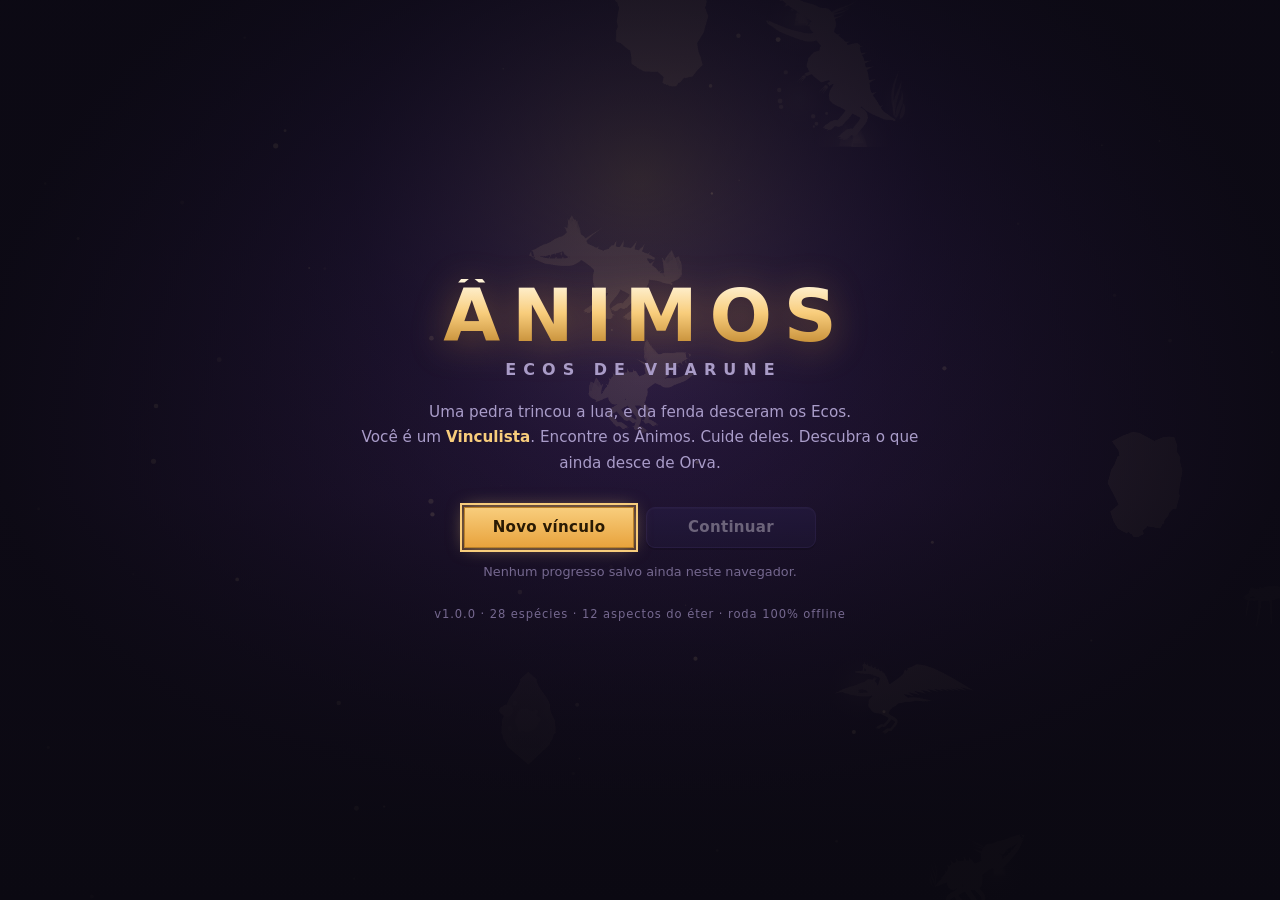
<file: index.html>
<!DOCTYPE html>
<html lang="pt-BR">
<head>
<meta charset="utf-8">
<meta name="viewport" content="width=device-width, initial-scale=1, maximum-scale=1, user-scalable=no, viewport-fit=cover">
<meta name="theme-color" content="#0d0b16">
<meta name="description" content="Ânimos — Ecos de Vharune: um RPG de captura de criaturas que roda direto no navegador.">
<title>ÂNIMOS — Ecos de Vharune</title>
<link rel="stylesheet" href="css/estilo.css">
<link rel="icon" href="data:image/svg+xml,<svg xmlns='http://www.w3.org/2000/svg' viewBox='0 0 32 32'><polygon points='16,3 27,9.5 27,22.5 16,29 5,22.5 5,9.5' fill='%23e8a33d' stroke='%231c1730' stroke-width='2.4' stroke-linejoin='round'/><path d='M16 9.5v13M12.6 13.2a4.2 4.2 0 0 1 6.8 0M12.6 18.8a4.2 4.2 0 0 0 6.8 0' stroke='%231c1730' stroke-width='2' fill='none' stroke-linecap='round'/></svg>">
</head>
<body>

<div id="app">

  <!-- ============================ TÍTULO ============================ -->
  <section id="tela-titulo" class="tela ativa">
    <div class="titulo-fundo"><canvas id="canvas-titulo"></canvas></div>
    <div class="titulo-conteudo">
      <h1 class="logo">
        <span class="logo-marca">ÂNIMOS</span>
        <span class="logo-sub">Ecos de Vharune</span>
      </h1>
      <p class="titulo-lead">
        Uma pedra trincou a lua, e da fenda desceram os Ecos.<br>
        Você é um <strong>Vinculista</strong>. Encontre os Ânimos. Cuide deles. Descubra o que ainda desce de Orva.
      </p>
      <div class="titulo-botoes">
        <button class="btn btn-primario" id="btn-novo">Novo vínculo</button>
        <button class="btn" id="btn-continuar" disabled>Continuar</button>
      </div>
      <p class="titulo-nota" id="nota-save"></p>
      <p class="titulo-credito">v<span id="versao"></span> · 28 espécies · 12 aspectos do éter · roda 100% offline</p>
    </div>
  </section>

  <!-- ============================ INTRODUÇÃO ======================== -->
  <section id="tela-intro" class="tela">
    <div class="intro-caixa">
      <div class="intro-selo" id="intro-selo"></div>
      <p class="intro-texto" id="intro-texto"></p>
      <div class="intro-acoes">
        <button class="btn btn-fantasma" id="btn-pular">Pular</button>
        <button class="btn btn-primario" id="btn-intro-seguir">Continuar</button>
      </div>
    </div>
  </section>

  <!-- ============================ ESCOLHA =========================== -->
  <section id="tela-escolha" class="tela">
    <div class="escolha-cabeca">
      <h2>Três Ânimos aguardam no ateliê</h2>
      <p>“Não escolha o mais forte. Escolha aquele que você vai querer alimentar todo dia.” — Mestra Oriel</p>
    </div>
    <div class="escolha-grade" id="escolha-grade"></div>
    <div class="escolha-rodape">
      <label class="campo">
        <span>Seu nome de vinculista</span>
        <input type="text" id="campo-nome" maxlength="14" placeholder="Vinculista" autocomplete="off">
      </label>
      <button class="btn btn-primario" id="btn-comecar" disabled>Firmar o vínculo</button>
    </div>
  </section>

  <!-- ============================== JOGO ============================ -->
  <section id="tela-jogo" class="tela">
    <header id="hud">
      <div class="hud-esq">
        <span class="hud-local" id="hud-local">—</span>
        <span class="hud-coord" id="hud-coord"></span>
      </div>
      <div class="hud-dir">
        <span class="hud-moeda" title="Ambras"><i class="moeda"></i><b id="hud-ambras">0</b></span>
        <button class="btn-icone" id="btn-mapa" title="Mapa de Vharune (T)">🗺</button>
        <button class="btn-icone" id="btn-menu" title="Menu (M)">☰</button>
      </div>
    </header>

    <div id="palco">
      <canvas id="canvas-mapa"></canvas>
      <div id="fila-equipe" class="fila-equipe"></div>
    </div>

    <div id="controles">
      <div class="dpad" id="dpad">
        <button class="dp dp-cima" data-dir="cima" aria-label="Cima"></button>
        <button class="dp dp-esq" data-dir="esquerda" aria-label="Esquerda"></button>
        <button class="dp dp-dir" data-dir="direita" aria-label="Direita"></button>
        <button class="dp dp-baixo" data-dir="baixo" aria-label="Baixo"></button>
        <span class="dp-centro"></span>
      </div>
      <div class="acoes">
        <button class="botao-a" id="btn-acao">A</button>
        <button class="botao-b" id="btn-b">MENU</button>
      </div>
    </div>
  </section>

  <!-- ============================ DIÁLOGO =========================== -->
  <div id="caixa-dialogo" class="oculto">
    <div class="dialogo-painel">
      <div class="dialogo-quem" id="dialogo-quem"></div>
      <p class="dialogo-texto" id="dialogo-texto"></p>
      <div class="dialogo-seta">▼</div>
    </div>
  </div>

  <!-- ============================= PAINEL =========================== -->
  <div id="painel" class="oculto">
    <div class="painel-caixa">
      <header class="painel-topo">
        <h2 id="painel-titulo">—</h2>
        <button class="btn-icone" id="painel-fechar" aria-label="Fechar">✕</button>
      </header>
      <div class="painel-abas" id="painel-abas"></div>
      <div class="painel-corpo" id="painel-corpo"></div>
      <footer class="painel-rodape" id="painel-rodape"></footer>
    </div>
  </div>

  <!-- ============================ BATALHA =========================== -->
  <div id="batalha" class="oculto">
    <div class="bt-cena" id="bt-cena">
      <canvas id="canvas-batalha"></canvas>

      <div class="bt-placa bt-inimigo" id="bt-placa-inimigo">
        <div class="bt-linha1">
          <span class="bt-nome" id="bti-nome">—</span>
          <span class="bt-nivel" id="bti-nivel">Nv 1</span>
        </div>
        <div class="barra"><i id="bti-barra"></i></div>
        <div class="bt-tags" id="bti-tags"></div>
      </div>

      <div class="bt-placa bt-aliado" id="bt-placa-aliado">
        <div class="bt-linha1">
          <span class="bt-nome" id="bta-nome">—</span>
          <span class="bt-nivel" id="bta-nivel">Nv 1</span>
        </div>
        <div class="barra"><i id="bta-barra"></i></div>
        <div class="bt-hpnum"><span id="bta-hp">0/0</span></div>
        <div class="barra barra-xp"><i id="bta-xp"></i></div>
        <div class="bt-tags" id="bta-tags"></div>
      </div>
    </div>

    <div class="bt-base">
      <div class="bt-log" id="bt-log">…</div>
      <div class="bt-menu" id="bt-menu"></div>
    </div>
  </div>

  <!-- ============================ AVISOS ============================ -->
  <div id="toasts"></div>
  <div id="carregando" class="oculto"><div class="giro"></div></div>
</div>

<!-- ================================ SCRIPTS ============================= -->
<script src="js/core.js"></script>
<script src="js/data/tipos.js"></script>
<script src="js/data/tecnicas.js"></script>
<script src="js/data/especies.js"></script>
<script src="js/data/itens.js"></script>
<script src="js/data/mundo.js"></script>
<script src="js/arte/luz.js"></script>
<script src="js/arte/malha3d.js"></script>
<script src="js/arte/render3d.js"></script>
<script src="js/arte/anatomia3d.js"></script>
<script src="js/arte/especies3d.js"></script>
<script src="js/arte/criaturas.js"></script>
<script src="js/arte/mapa.js"></script>
<script src="js/arte/personagens.js"></script>
<script src="js/motor/criatura.js"></script>
<script src="js/motor/batalha.js"></script>
<script src="js/motor/estado.js"></script>
<script src="js/jogo/mundo.js"></script>
<script src="js/ui/navegacao.js"></script>
<script src="js/ui/nucleo.js"></script>
<script src="js/ui/telas.js"></script>
<script src="js/ui/batalha.js"></script>
<script src="js/web3/carteira.js"></script>
<script src="js/jogo/principal.js"></script>
</body>
</html>
</file>
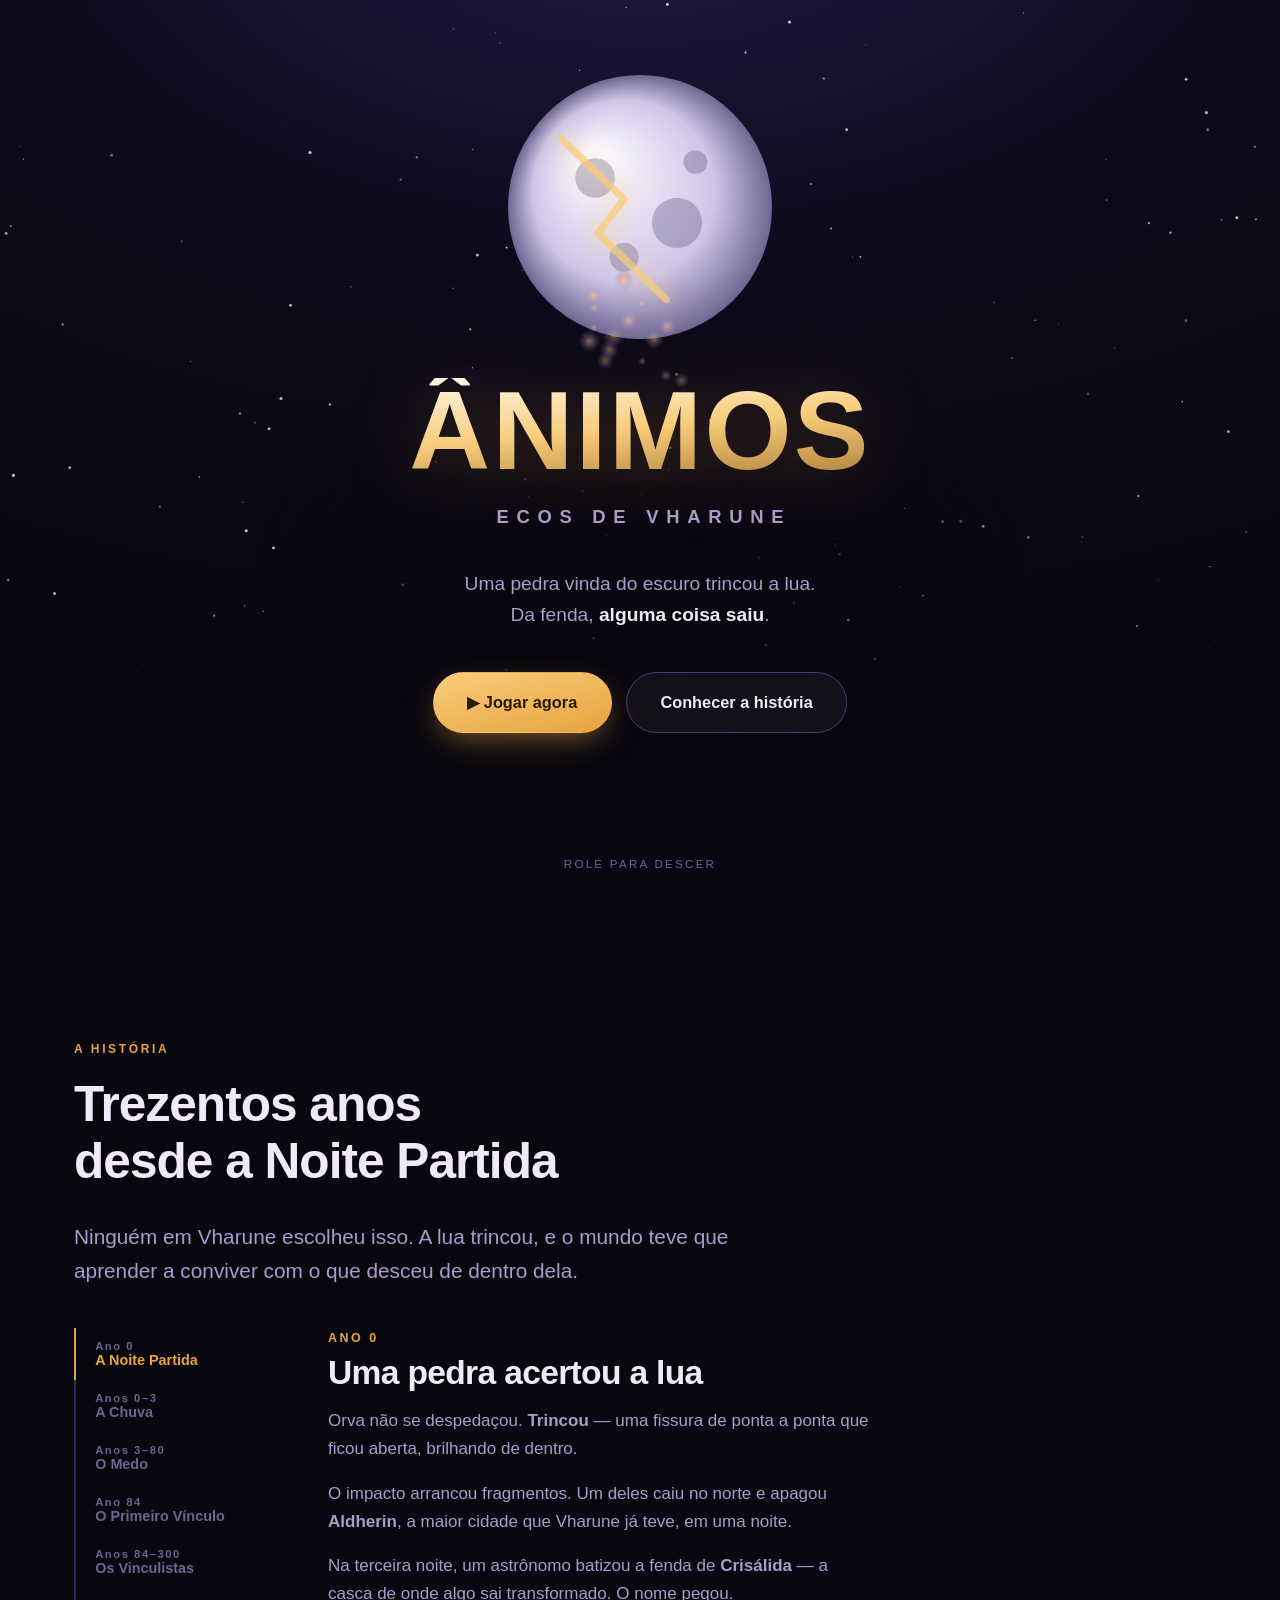
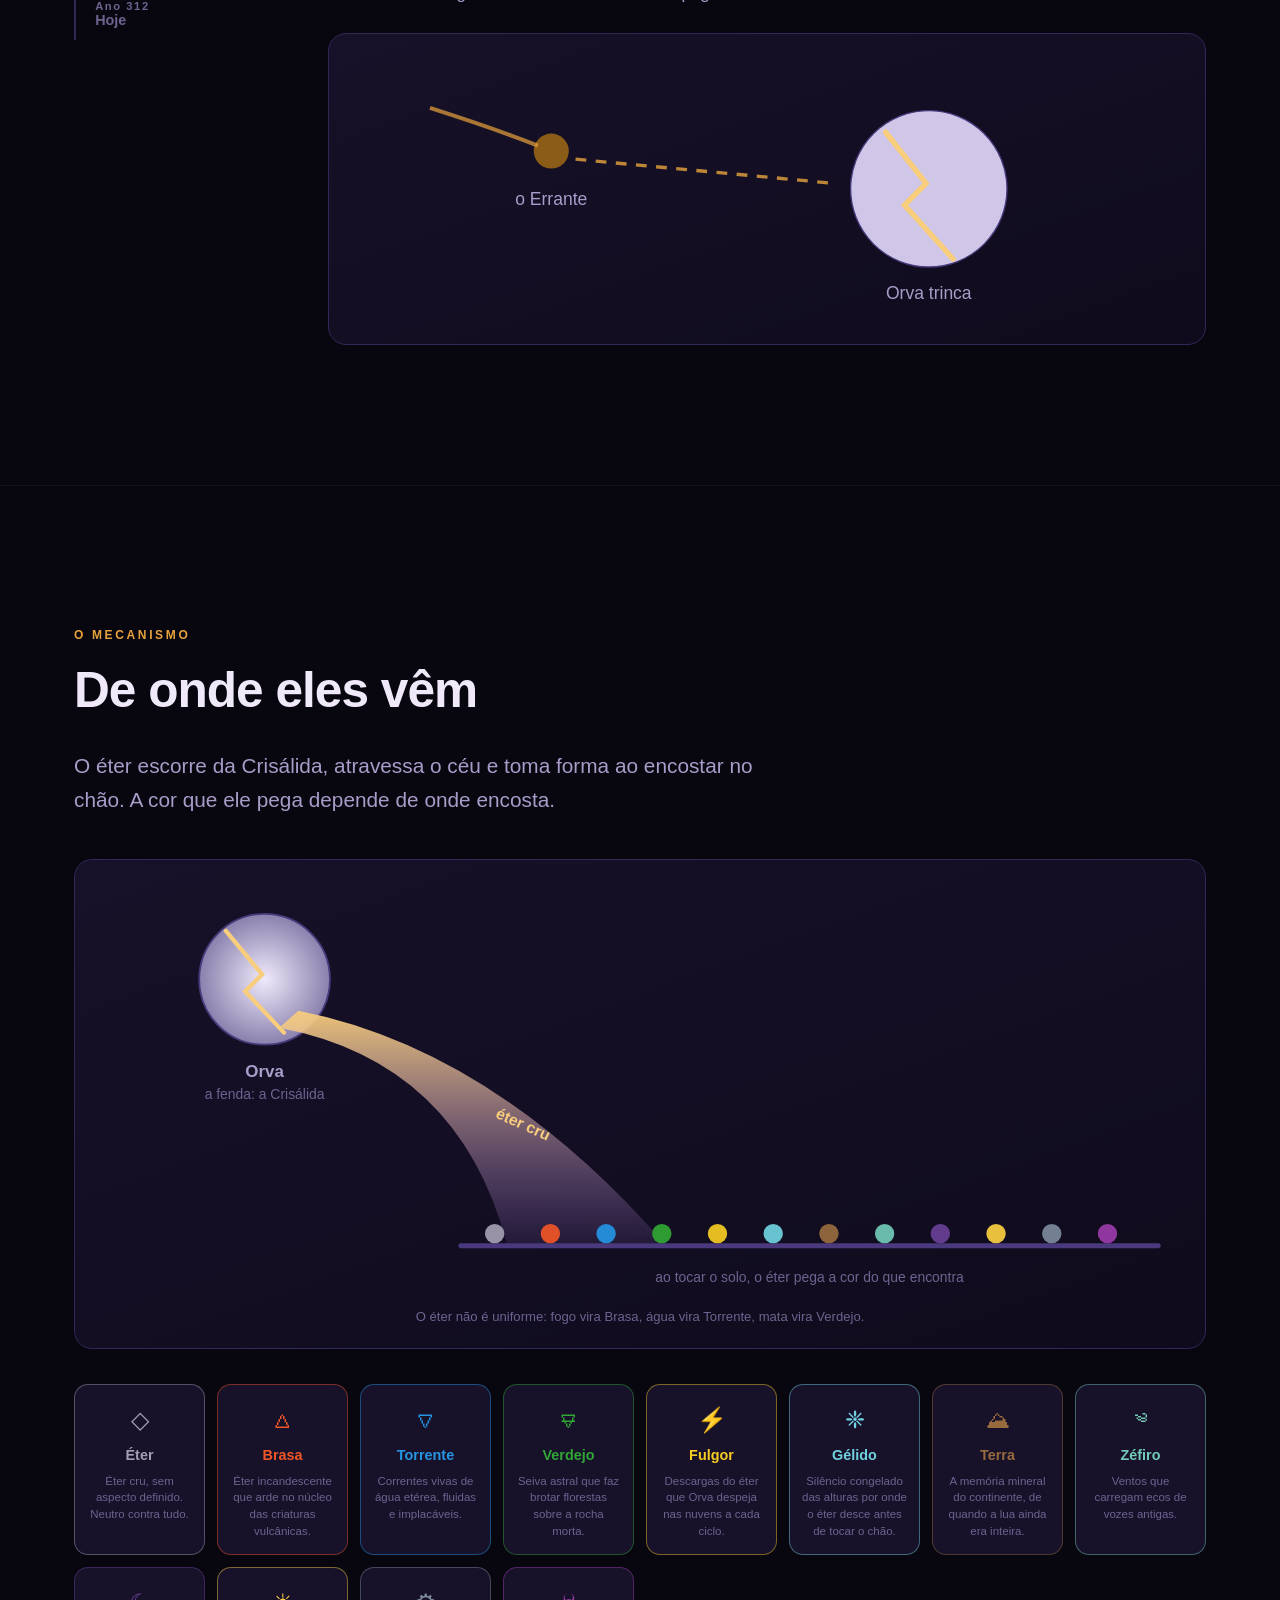
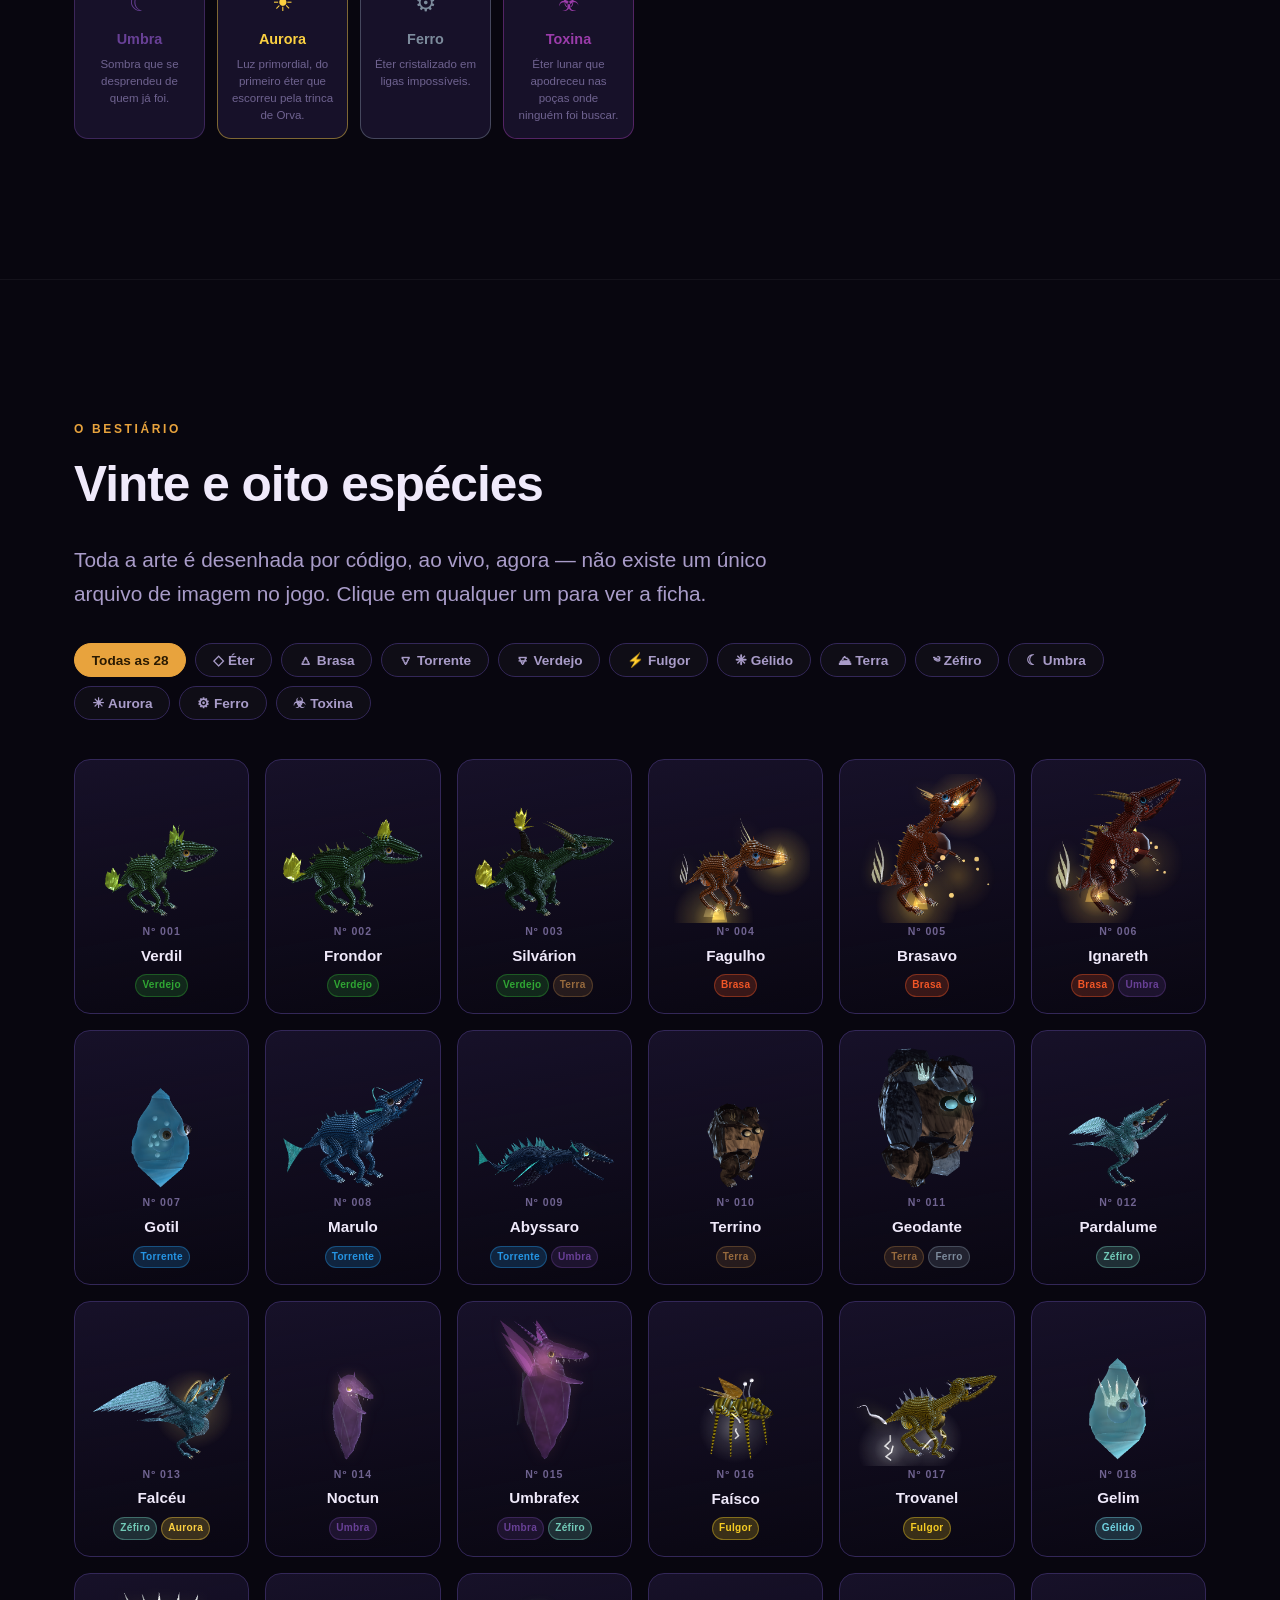
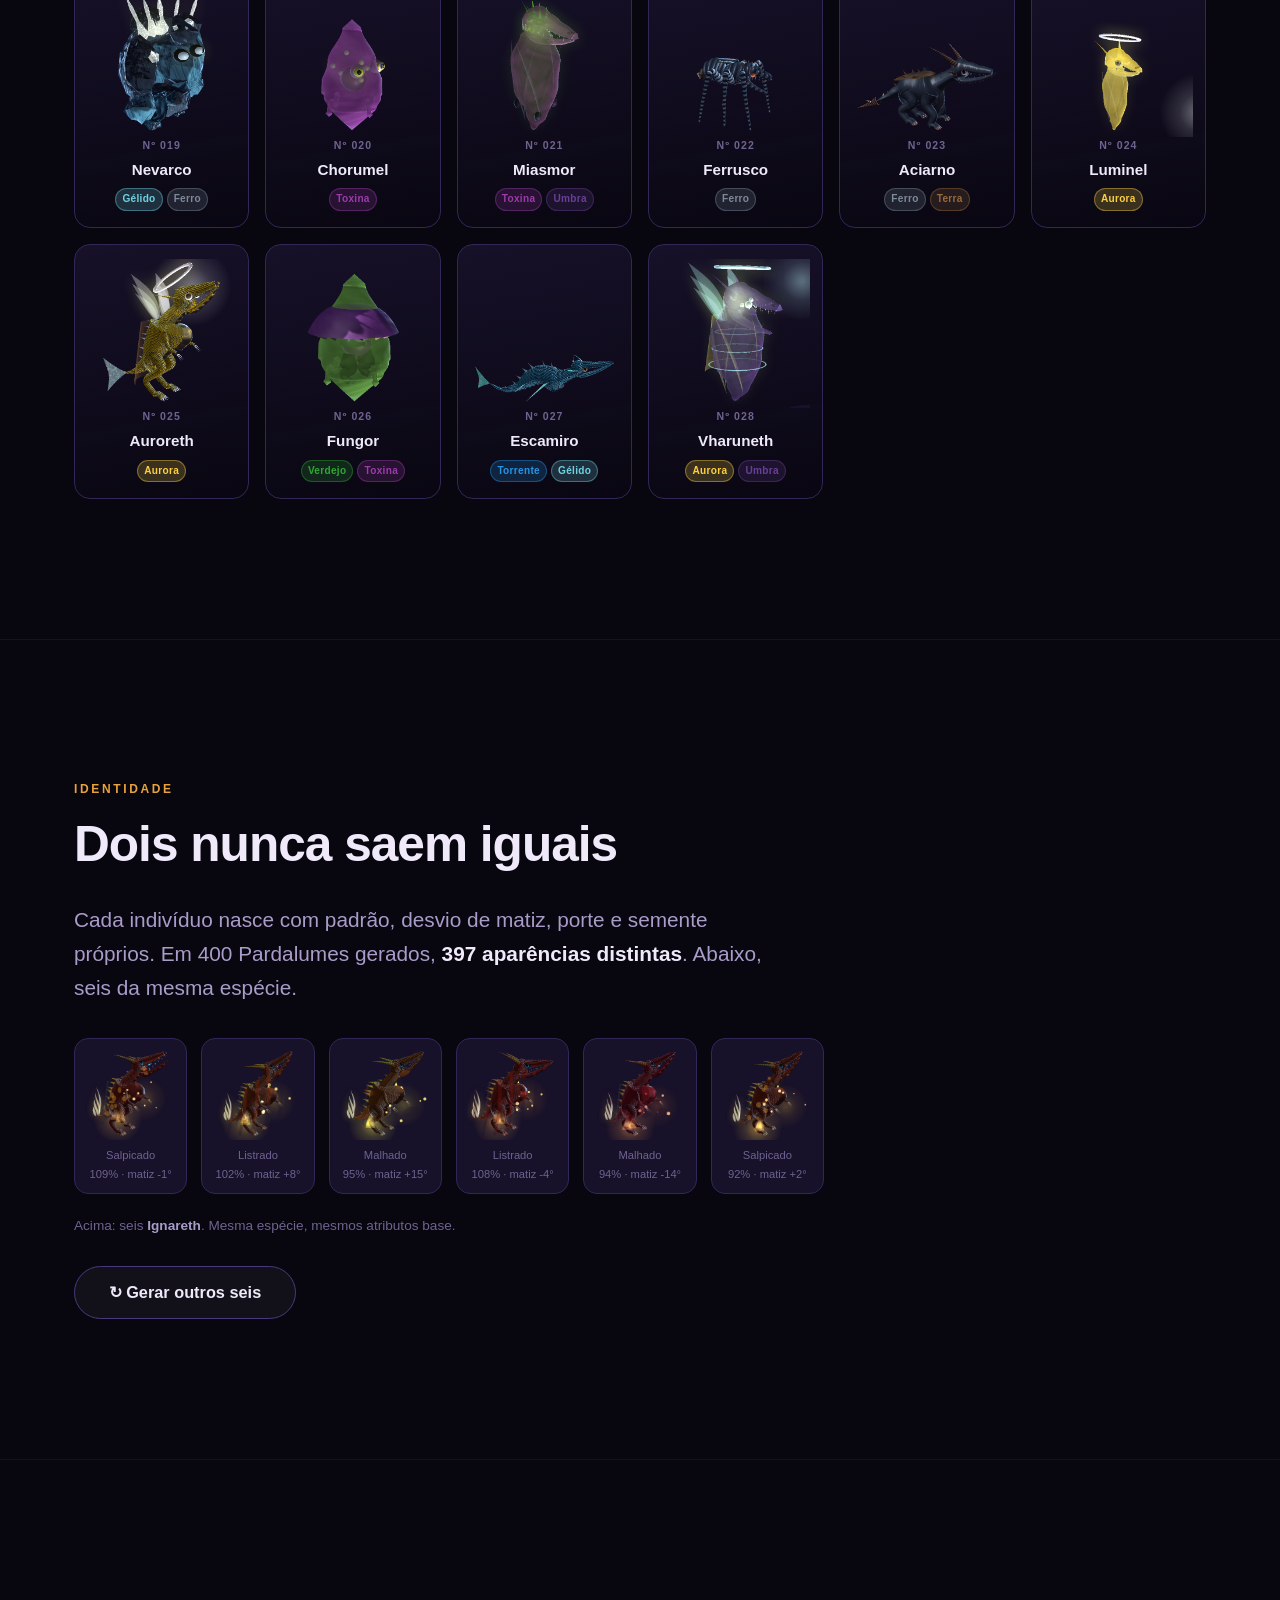
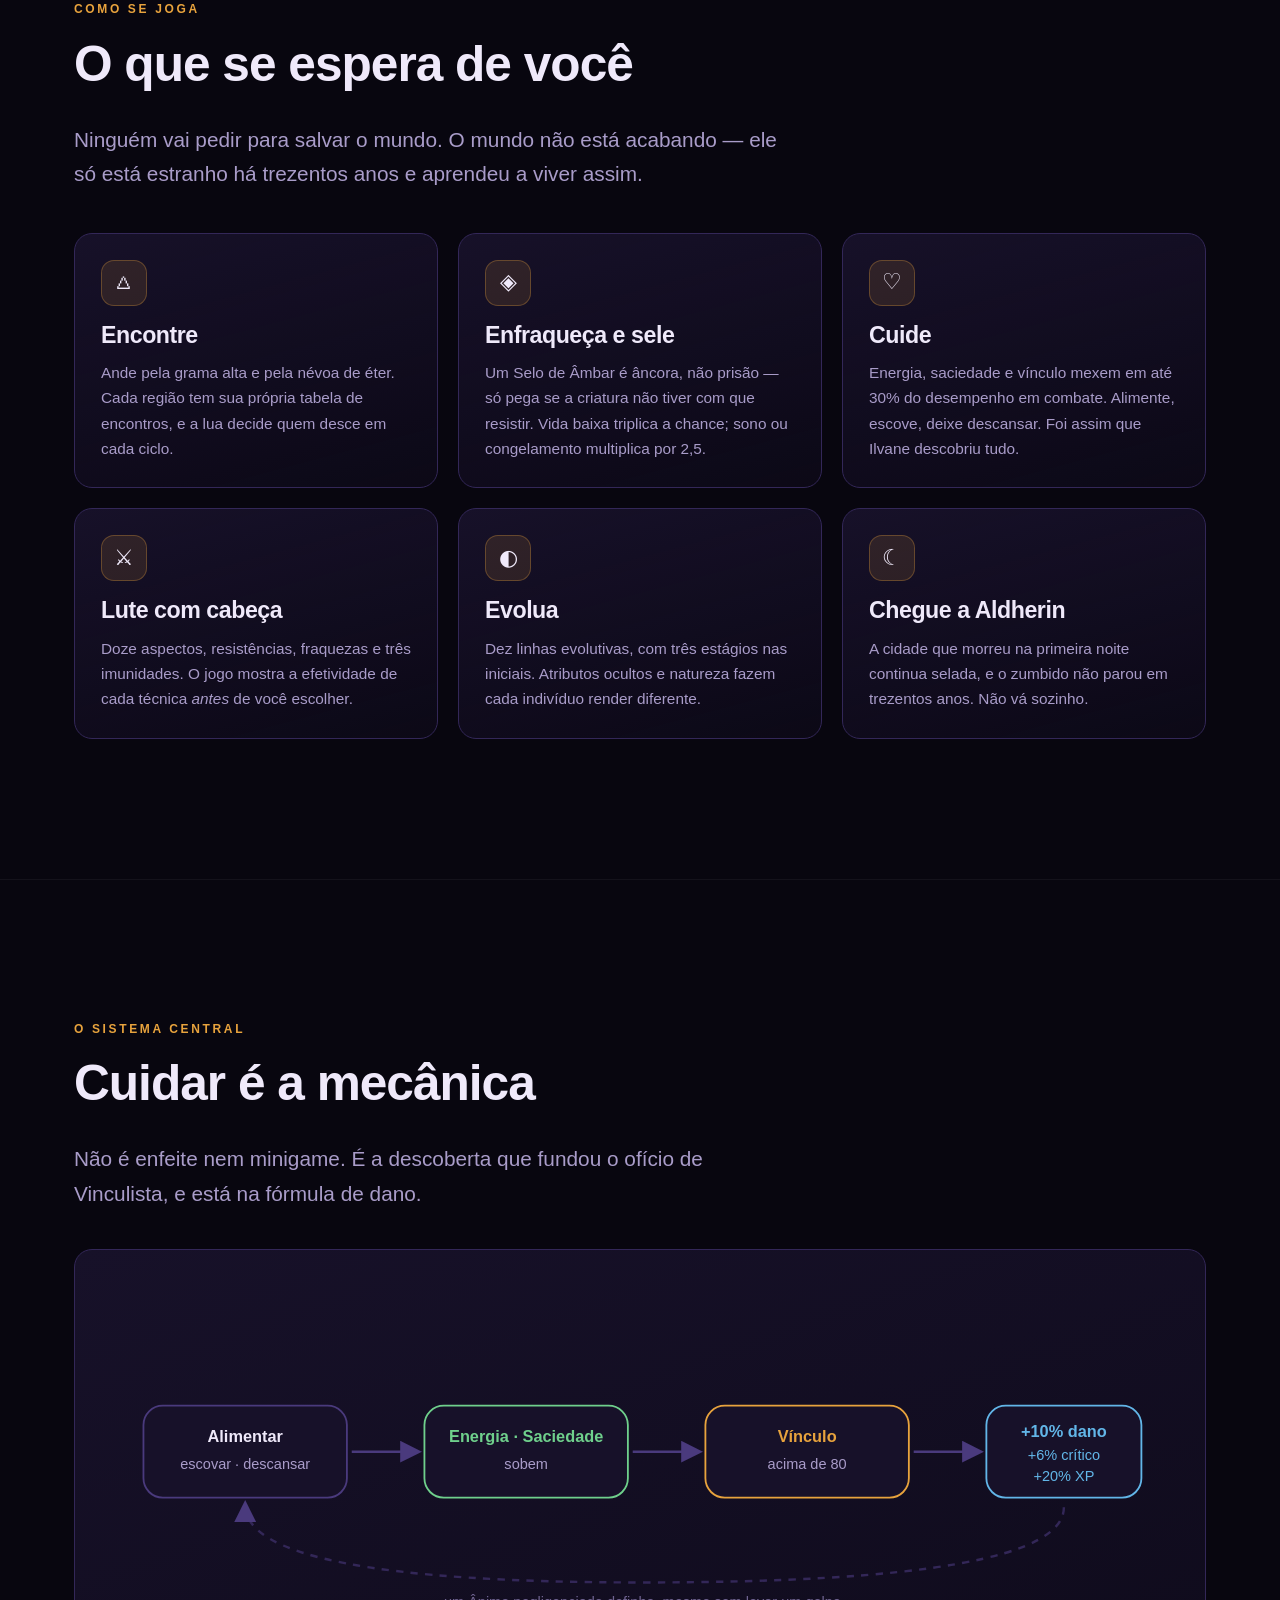
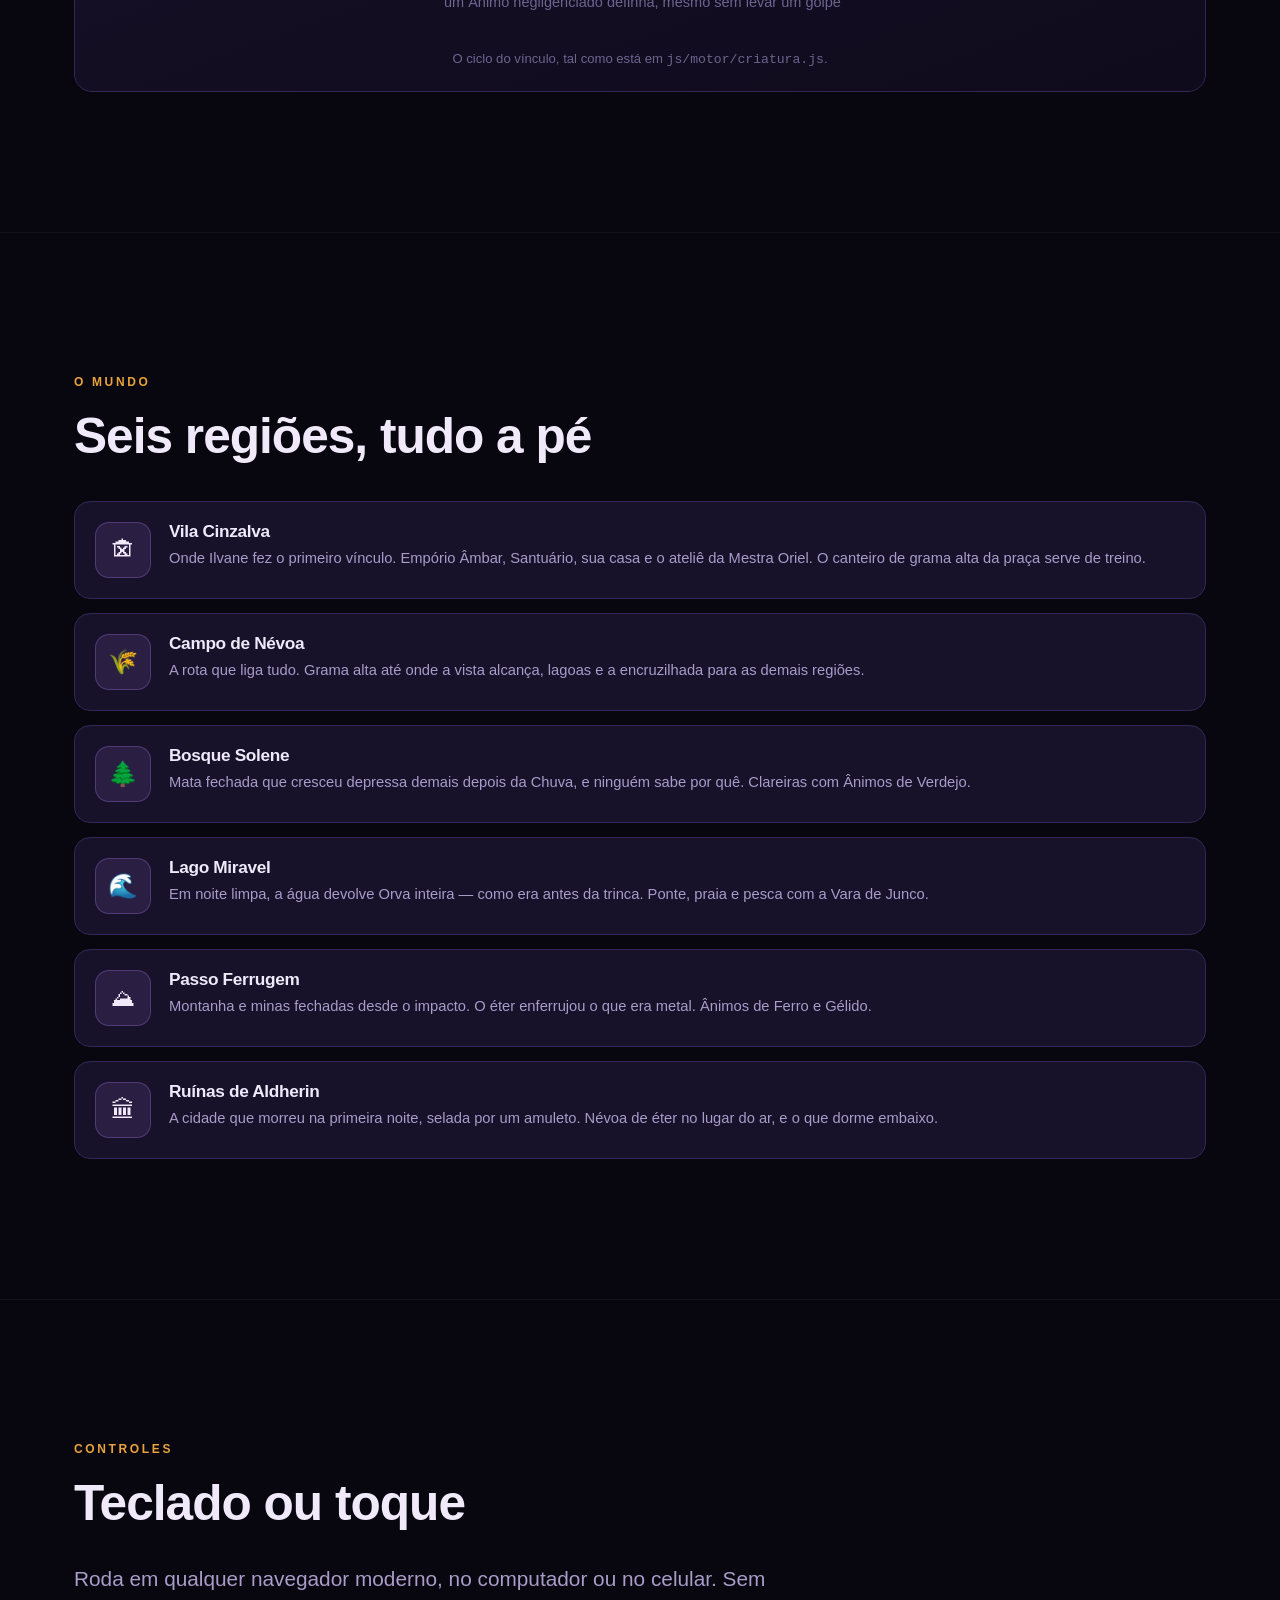
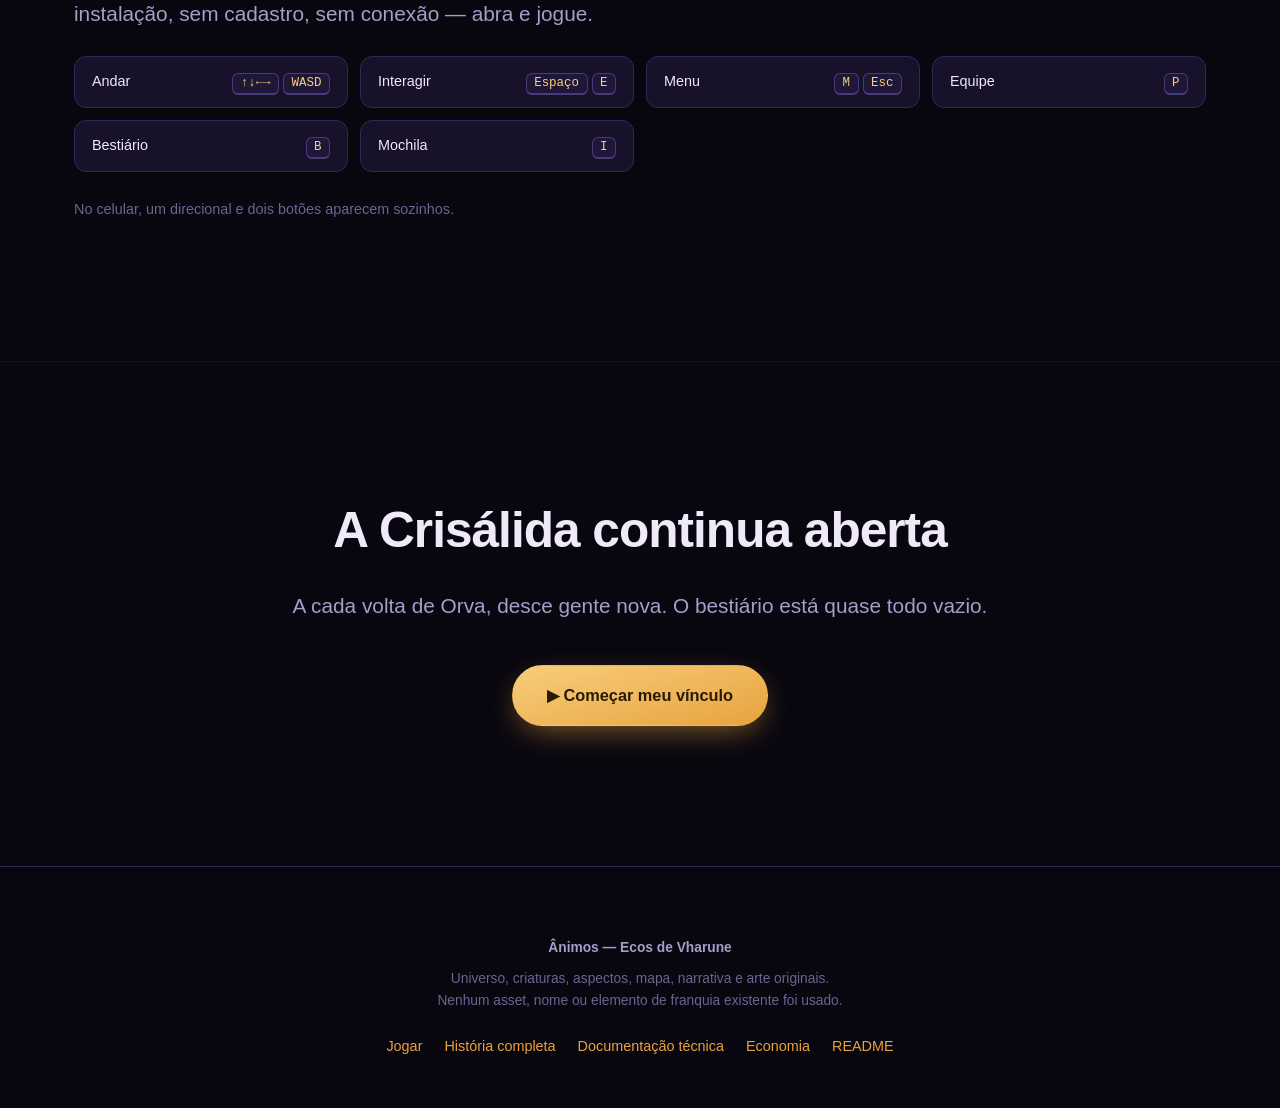
<file: landing.html>
<!DOCTYPE html>
<html lang="pt-BR">
<head>
<meta charset="utf-8">
<meta name="viewport" content="width=device-width, initial-scale=1, viewport-fit=cover">
<title>Ânimos — Ecos de Vharune</title>
<meta name="description" content="Uma pedra trincou a lua. De dentro da fenda desceram os Ecos. Trezentos anos depois, nós os chamamos de Ânimos. RPG de captura de criaturas que roda direto no navegador.">
<meta property="og:title" content="Ânimos — Ecos de Vharune">
<meta property="og:description" content="Uma pedra trincou a lua. De dentro da fenda desceram os Ecos.">
<link rel="icon" href="data:image/svg+xml,<svg xmlns='http://www.w3.org/2000/svg' viewBox='0 0 32 32'><text y='26' font-size='26'>🌙</text></svg>">
<style>
:root{
  --fundo:#08060f; --fundo2:#0f0b1c; --painel:#171129; --painel2:#1f1738;
  --borda:#332758; --borda2:#4a3a7d;
  --ambar:#e8a33d; --ambar2:#f8cd7c; --ambar-esc:#8a5c17;
  --verde:#6fd08c; --vermelho:#e2653a; --azul:#62b6e8; --roxo:#a077e0;
  --texto:#efe9fa; --texto2:#a99cc9; --texto3:#6f6390;
  --max:1180px;
}
*{box-sizing:border-box;margin:0;padding:0}
html{scroll-behavior:smooth}
body{
  background:var(--fundo); color:var(--texto);
  font-family:'Inter',-apple-system,BlinkMacSystemFont,'Segoe UI',Roboto,sans-serif;
  font-size:17px; line-height:1.65; overflow-x:hidden;
  -webkit-font-smoothing:antialiased;
}
img,canvas,svg{max-width:100%;display:block}
a{color:var(--ambar);text-decoration:none}
.env{max-width:var(--max);margin:0 auto;padding:0 24px}

/* ---------- tipografia ---------- */
h1,h2,h3{line-height:1.15;letter-spacing:-.02em;font-weight:800}
h2{font-size:clamp(2rem,4.5vw,3.1rem);margin-bottom:.6em}
h3{font-size:clamp(1.15rem,2vw,1.45rem);margin-bottom:.5em}
.olho{
  font-size:.75rem;letter-spacing:.22em;text-transform:uppercase;
  color:var(--ambar);font-weight:700;margin-bottom:1rem;display:block;
}
.lide{font-size:clamp(1.05rem,1.7vw,1.3rem);color:var(--texto2);max-width:62ch}
.sec{padding:clamp(72px,11vw,140px) 0;position:relative}
.sec+.sec{border-top:1px solid rgba(255,255,255,.05)}

/* ---------- hero ---------- */
#hero{
  min-height:100svh;display:flex;align-items:flex-start;position:relative;overflow:hidden;
  padding:clamp(280px,42vh,430px) 0 90px;
  background:radial-gradient(120% 90% at 50% -10%,#221a44 0%,#0e0a1c 42%,var(--fundo) 100%);
}
#lua{position:absolute;inset:0;width:100%;height:100%;z-index:0}
.hero-txt{position:relative;z-index:2;text-align:center;width:100%}
/* véu suave atrás do texto: garante leitura mesmo com a lua e as gotas ao fundo */
.hero-txt::before{
  content:'';position:absolute;left:50%;top:-6%;transform:translateX(-50%);
  width:min(760px,94vw);height:118%;border-radius:50%;z-index:-1;
  background:radial-gradient(ellipse at center,rgba(8,6,15,.86) 0%,rgba(8,6,15,.55) 45%,transparent 72%);
}
.marca{
  font-size:clamp(2.9rem,10vw,7rem);font-weight:900;letter-spacing:.02em;line-height:.95;
  background:linear-gradient(175deg,#fff 8%,var(--ambar2) 48%,var(--ambar-esc) 100%);
  -webkit-background-clip:text;background-clip:text;color:transparent;
  filter:drop-shadow(0 6px 34px rgba(232,163,61,.28));
}
.sub{
  font-size:clamp(.85rem,2.2vw,1.15rem);letter-spacing:.42em;text-transform:uppercase;
  color:var(--texto2);margin-top:1.1rem;font-weight:600;padding-left:.42em;
}
.frase{margin:2.2rem auto 0;max-width:44ch;color:var(--texto2);font-size:clamp(1rem,1.9vw,1.2rem)}
.frase b{color:var(--texto);font-weight:600}
.acoes{margin-top:2.6rem;display:flex;gap:14px;justify-content:center;flex-wrap:wrap}
.btn{
  display:inline-flex;align-items:center;gap:.55em;padding:1rem 2.1rem;border-radius:999px;
  font-weight:700;font-size:1.02rem;border:1px solid transparent;cursor:pointer;
  transition:transform .18s cubic-bezier(.2,.9,.3,1.2),box-shadow .18s,background .18s;
}
.btn-p{background:linear-gradient(165deg,var(--ambar2),var(--ambar));color:#2a1a02;
  box-shadow:0 10px 32px -8px rgba(232,163,61,.6)}
.btn-p:hover{transform:translateY(-3px) scale(1.02);box-shadow:0 16px 42px -8px rgba(232,163,61,.75)}
.btn-s{background:rgba(255,255,255,.045);border-color:var(--borda2);color:var(--texto)}
.btn-s:hover{background:rgba(255,255,255,.1);transform:translateY(-3px)}
.rolar{
  position:absolute;bottom:26px;left:50%;transform:translateX(-50%);z-index:2;
  color:var(--texto3);font-size:.72rem;letter-spacing:.2em;text-transform:uppercase;
  animation:flutua 2.6s ease-in-out infinite;
}
@keyframes flutua{0%,100%{transform:translate(-50%,0);opacity:.5}50%{transform:translate(-50%,9px);opacity:1}}

/* ---------- linha do tempo ---------- */
.tl{display:grid;grid-template-columns:210px 1fr;gap:44px;margin-top:2.5rem}
.tl-nav{position:sticky;top:24px;align-self:start;border-left:2px solid var(--borda)}
.tl-b{
  display:block;width:100%;text-align:left;background:none;border:0;cursor:pointer;
  padding:.75rem 0 .75rem 1.2rem;color:var(--texto3);font-family:inherit;font-size:.9rem;
  font-weight:600;position:relative;transition:color .2s;
}
.tl-b::before{
  content:'';position:absolute;left:-2px;top:0;bottom:0;width:2px;background:var(--ambar);
  transform:scaleY(0);transition:transform .25s;
}
.tl-b:hover{color:var(--texto2)}
.tl-b.on{color:var(--ambar)}
.tl-b.on::before{transform:scaleY(1)}
.tl-b span{display:block;font-size:.7rem;letter-spacing:.14em;color:var(--texto3);font-weight:700}
.tl-p{display:none;animation:surge .45s cubic-bezier(.2,.7,.3,1)}
.tl-p.on{display:block}
@keyframes surge{from{opacity:0;transform:translateY(14px)}to{opacity:1;transform:none}}
.tl-ano{font-size:.78rem;letter-spacing:.2em;color:var(--ambar);font-weight:700;text-transform:uppercase}
.tl-p h3{font-size:clamp(1.5rem,3vw,2.1rem);margin:.35rem 0 .9rem}
.tl-p p{color:var(--texto2);margin-bottom:1rem;max-width:58ch}
.tl-fig{
  background:linear-gradient(160deg,var(--painel),var(--fundo2));
  border:1px solid var(--borda);border-radius:18px;padding:20px;margin-top:1.6rem;
}
.tl-fig figcaption{font-size:.82rem;color:var(--texto3);margin-top:.9rem;text-align:center}

/* ---------- cartões ---------- */
.grade{display:grid;gap:20px;margin-top:2.6rem}
.g3{grid-template-columns:repeat(auto-fit,minmax(280px,1fr))}
.g2{grid-template-columns:repeat(auto-fit,minmax(340px,1fr))}
.cartao{
  background:linear-gradient(165deg,var(--painel),rgba(15,11,28,.6));
  border:1px solid var(--borda);border-radius:18px;padding:26px;
  transition:transform .25s cubic-bezier(.2,.9,.3,1.1),border-color .25s;
}
.cartao:hover{transform:translateY(-5px);border-color:var(--borda2)}
.cartao .ico{
  width:46px;height:46px;border-radius:13px;display:grid;place-items:center;
  background:rgba(232,163,61,.12);border:1px solid rgba(232,163,61,.3);
  font-size:1.4rem;margin-bottom:1rem;
}
.cartao p{color:var(--texto2);font-size:.96rem}

/* ---------- bestiário ---------- */
.filtros{display:flex;gap:9px;flex-wrap:wrap;margin:2rem 0 2.4rem}
.fil{
  padding:.5rem 1.05rem;border-radius:999px;border:1px solid var(--borda);
  background:rgba(255,255,255,.03);color:var(--texto2);cursor:pointer;
  font-family:inherit;font-size:.85rem;font-weight:600;transition:all .18s;
}
.fil:hover{border-color:var(--borda2);color:var(--texto)}
.fil.on{background:var(--ambar);border-color:var(--ambar);color:#2a1a02}
.bestiario{display:grid;grid-template-columns:repeat(auto-fill,minmax(158px,1fr));gap:16px}
.esp{
  background:linear-gradient(170deg,var(--painel),rgba(12,9,22,.5));
  border:1px solid var(--borda);border-radius:16px;padding:14px 12px 16px;text-align:center;
  cursor:pointer;transition:transform .22s cubic-bezier(.2,.9,.3,1.2),border-color .22s,box-shadow .22s;
}
.esp:hover{transform:translateY(-6px) scale(1.03);border-color:var(--ambar);
  box-shadow:0 14px 34px -12px rgba(232,163,61,.45)}
.esp img{width:100%;aspect-ratio:1;object-fit:contain;image-rendering:auto}
.esp .num{font-size:.66rem;color:var(--texto3);letter-spacing:.1em;font-weight:700}
.esp .nom{font-weight:700;font-size:.95rem;margin:.15rem 0 .4rem}
.tags{display:flex;gap:4px;justify-content:center;flex-wrap:wrap}
.tag{font-size:.63rem;padding:.2em .6em;border-radius:999px;font-weight:700;letter-spacing:.03em}

/* ---------- modal ---------- */
.modal{
  position:fixed;inset:0;background:rgba(4,3,9,.86);backdrop-filter:blur(10px);
  z-index:100;display:none;place-items:center;padding:20px;
}
.modal.on{display:grid;animation:surge .3s}
.modal-cx{
  background:linear-gradient(165deg,var(--painel2),var(--fundo2));
  border:1px solid var(--borda2);border-radius:22px;padding:30px;
  max-width:560px;width:100%;max-height:88vh;overflow-y:auto;position:relative;
}
.fechar{
  position:absolute;top:16px;right:16px;width:36px;height:36px;border-radius:50%;
  background:rgba(255,255,255,.07);border:1px solid var(--borda);color:var(--texto);
  cursor:pointer;font-size:1.1rem;line-height:1;
}
.modal-topo{display:flex;gap:20px;align-items:center;margin-bottom:1.4rem}
.modal-topo img{width:120px;height:120px;flex-shrink:0}
.atrs{display:grid;gap:9px;margin:1.3rem 0}
.atr{display:grid;grid-template-columns:104px 1fr 40px;align-items:center;gap:12px;font-size:.83rem}
.atr .bar{height:7px;background:rgba(255,255,255,.07);border-radius:99px;overflow:hidden}
.atr .bar i{display:block;height:100%;border-radius:99px;background:linear-gradient(90deg,var(--ambar-esc),var(--ambar2))}
.atr .v{text-align:right;font-weight:700;color:var(--texto2);font-variant-numeric:tabular-nums}

/* ---------- variação ---------- */
.varia{display:grid;grid-template-columns:repeat(auto-fit,minmax(112px,1fr));gap:14px;margin-top:2rem}
.varia figure{background:var(--painel);border:1px solid var(--borda);border-radius:14px;padding:10px}
.varia figcaption{font-size:.7rem;color:var(--texto3);text-align:center;margin-top:.4rem}

/* ---------- aspectos ---------- */
.aspectos{display:grid;grid-template-columns:repeat(auto-fill,minmax(128px,1fr));gap:12px;margin-top:2.2rem}
.asp{
  border:1px solid var(--borda);border-radius:14px;padding:15px 12px;text-align:center;
  background:var(--painel);transition:transform .2s,border-color .2s;cursor:default;
}
.asp:hover{transform:translateY(-4px)}
.asp .gl{font-size:1.5rem;display:block;margin-bottom:.3rem}
.asp .nm{font-weight:700;font-size:.9rem}
.asp .ds{font-size:.72rem;color:var(--texto3);margin-top:.3rem;line-height:1.45}

/* ---------- tabelas / listas ---------- */
.regioes{display:grid;gap:14px;margin-top:2.2rem}
.reg{
  display:grid;grid-template-columns:56px 1fr;gap:18px;align-items:start;
  background:var(--painel);border:1px solid var(--borda);border-radius:16px;padding:20px;
}
.reg .n{
  width:56px;height:56px;border-radius:14px;display:grid;place-items:center;font-size:1.5rem;
  background:rgba(160,119,224,.14);border:1px solid rgba(160,119,224,.32);
}
.reg h3{margin-bottom:.25em;font-size:1.08rem}
.reg p{color:var(--texto2);font-size:.92rem}

.teclas{display:grid;grid-template-columns:repeat(auto-fit,minmax(240px,1fr));gap:12px;margin-top:1.6rem}
.tec{display:flex;justify-content:space-between;align-items:center;gap:14px;
  background:var(--painel);border:1px solid var(--borda);border-radius:12px;padding:13px 17px;font-size:.9rem}
.tec kbd{
  background:var(--painel2);border:1px solid var(--borda2);border-bottom-width:2px;
  border-radius:6px;padding:.2em .6em;font-size:.78rem;font-family:ui-monospace,monospace;
  color:var(--ambar2);white-space:nowrap;
}

/* ---------- rodapé ---------- */
footer{padding:70px 0 50px;border-top:1px solid var(--borda);text-align:center}
footer p{color:var(--texto3);font-size:.86rem;margin-bottom:.5rem}
.links{display:flex;gap:22px;justify-content:center;margin-top:1.4rem;flex-wrap:wrap;font-size:.9rem}

/* ---------- revelação ---------- */
.rev{opacity:0;transform:translateY(26px);transition:opacity .7s cubic-bezier(.2,.7,.3,1),transform .7s cubic-bezier(.2,.7,.3,1)}
.rev.vis{opacity:1;transform:none}

@media (max-width:860px){
  .tl{grid-template-columns:1fr;gap:22px}
  .tl-nav{position:static;display:flex;gap:6px;overflow-x:auto;border-left:0;
    border-bottom:2px solid var(--borda);padding-bottom:2px}
  .tl-b{white-space:nowrap;padding:.6rem .9rem}
  .tl-b::before{left:0;right:0;top:auto;bottom:-2px;width:auto;height:2px;transform:scaleX(0)}
  .tl-b.on::before{transform:scaleX(1)}
  .modal-topo{flex-direction:column;text-align:center}
}
@media (prefers-reduced-motion:reduce){
  *{animation-duration:.01ms!important;transition-duration:.01ms!important}
  html{scroll-behavior:auto}
}
</style>
</head>
<body>

<!-- ══════════════ HERO ══════════════ -->
<header id="hero">
  <canvas id="lua"></canvas>
  <div class="env hero-txt">
    <h1 class="marca">ÂNIMOS</h1>
    <div class="sub">Ecos de Vharune</div>
    <p class="frase">
      Uma pedra vinda do escuro trincou a lua.<br>
      Da fenda, <b>alguma coisa saiu</b>.
    </p>
    <div class="acoes">
      <a class="btn btn-p" href="index.html">▶ Jogar agora</a>
      <a class="btn btn-s" href="#historia">Conhecer a história</a>
    </div>
  </div>
  <div class="rolar">role para descer</div>
</header>

<!-- ══════════════ HISTÓRIA ══════════════ -->
<section class="sec" id="historia">
  <div class="env">
    <span class="olho rev">A história</span>
    <h2 class="rev">Trezentos anos<br>desde a Noite Partida</h2>
    <p class="lide rev">
      Ninguém em Vharune escolheu isso. A lua trincou, e o mundo teve que
      aprender a conviver com o que desceu de dentro dela.
    </p>

    <div class="tl rev">
      <nav class="tl-nav" id="tlnav"></nav>
      <div id="tlcorpo"></div>
    </div>
  </div>
</section>

<!-- ══════════════ COMO CHEGARAM ══════════════ -->
<section class="sec">
  <div class="env">
    <span class="olho rev">O mecanismo</span>
    <h2 class="rev">De onde eles vêm</h2>
    <p class="lide rev">
      O éter escorre da Crisálida, atravessa o céu e toma forma ao encostar no
      chão. A cor que ele pega depende de onde encosta.
    </p>
    <figure class="tl-fig rev" style="margin-top:2.6rem">
      <svg viewBox="0 0 900 340" role="img" aria-label="Diagrama: o éter desce da fenda da lua, atravessa o céu e toma doze formas ao tocar o solo">
        <defs>
          <linearGradient id="gEter" x1="0" y1="0" x2="0" y2="1">
            <stop offset="0%" stop-color="#f8cd7c" stop-opacity=".95"/>
            <stop offset="100%" stop-color="#a077e0" stop-opacity=".12"/>
          </linearGradient>
          <radialGradient id="gLua"><stop offset="0%" stop-color="#efe9fa"/><stop offset="100%" stop-color="#8a80ad"/></radialGradient>
        </defs>
        <!-- lua -->
        <circle cx="140" cy="82" r="54" fill="url(#gLua)"/>
        <path d="M108 42 L138 78 L124 92 L156 126" stroke="#f8cd7c" stroke-width="3.5" fill="none" stroke-linecap="round"/>
        <circle cx="140" cy="82" r="54" fill="none" stroke="#4a3a7d" stroke-width="1.5"/>
        <text x="140" y="163" fill="#a99cc9" font-size="14" text-anchor="middle" font-weight="700">Orva</text>
        <text x="140" y="181" fill="#6f6390" font-size="11.5" text-anchor="middle">a fenda: a Crisálida</text>
        <!-- feixe -->
        <path d="M152 122 Q 300 150 340 300 L 470 300 Q 330 140 168 108 Z" fill="url(#gEter)"/>
        <text x="330" y="196" fill="#f8cd7c" font-size="13" font-weight="700" transform="rotate(24 330 196)">éter cru</text>
        <!-- solo -->
        <rect x="300" y="300" width="580" height="4" rx="2" fill="#4a3a7d"/>
        <text x="590" y="332" fill="#6f6390" font-size="11.5" text-anchor="middle">ao tocar o solo, o éter pega a cor do que encontra</text>
        <!-- aspectos -->
        <g id="svgAspectos"></g>
      </svg>
      <figcaption>O éter não é uniforme: fogo vira Brasa, água vira Torrente, mata vira Verdejo.</figcaption>
    </figure>

    <div class="aspectos rev" id="aspectos"></div>
  </div>
</section>

<!-- ══════════════ BESTIÁRIO ══════════════ -->
<section class="sec" id="especies">
  <div class="env">
    <span class="olho rev">O bestiário</span>
    <h2 class="rev">Vinte e oito espécies</h2>
    <p class="lide rev">
      Toda a arte é desenhada por código, ao vivo, agora — não existe um único
      arquivo de imagem no jogo. Clique em qualquer um para ver a ficha.
    </p>
    <div class="filtros rev" id="filtros"></div>
    <div class="bestiario rev" id="bestiario"></div>
  </div>
</section>

<!-- ══════════════ VARIAÇÃO ══════════════ -->
<section class="sec" id="variacao">
  <div class="env">
    <span class="olho rev">Identidade</span>
    <h2 class="rev">Dois nunca saem iguais</h2>
    <p class="lide rev">
      Cada indivíduo nasce com padrão, desvio de matiz, porte e semente próprios.
      Em 400 Pardalumes gerados, <b style="color:var(--texto)">397 aparências
      distintas</b>. Abaixo, seis da mesma espécie.
    </p>
    <div class="varia rev" id="varia"></div>
    <div style="margin-top:1.8rem" class="rev">
      <button class="btn btn-s" id="reroll">↻ Gerar outros seis</button>
    </div>
  </div>
</section>

<!-- ══════════════ COMO SE JOGA ══════════════ -->
<section class="sec" id="como-jogar">
  <div class="env">
    <span class="olho rev">Como se joga</span>
    <h2 class="rev">O que se espera de você</h2>
    <p class="lide rev">
      Ninguém vai pedir para salvar o mundo. O mundo não está acabando — ele só
      está estranho há trezentos anos e aprendeu a viver assim.
    </p>

    <div class="grade g3 rev">
      <div class="cartao">
        <div class="ico">🜂</div>
        <h3>Encontre</h3>
        <p>Ande pela grama alta e pela névoa de éter. Cada região tem sua própria
        tabela de encontros, e a lua decide quem desce em cada ciclo.</p>
      </div>
      <div class="cartao">
        <div class="ico">◈</div>
        <h3>Enfraqueça e sele</h3>
        <p>Um Selo de Âmbar é âncora, não prisão — só pega se a criatura não tiver
        com que resistir. Vida baixa triplica a chance; sono ou congelamento
        multiplica por 2,5.</p>
      </div>
      <div class="cartao">
        <div class="ico">♡</div>
        <h3>Cuide</h3>
        <p>Energia, saciedade e vínculo mexem em até 30% do desempenho em combate.
        Alimente, escove, deixe descansar. Foi assim que Ilvane descobriu tudo.</p>
      </div>
      <div class="cartao">
        <div class="ico">⚔</div>
        <h3>Lute com cabeça</h3>
        <p>Doze aspectos, resistências, fraquezas e três imunidades. O jogo mostra
        a efetividade de cada técnica <em>antes</em> de você escolher.</p>
      </div>
      <div class="cartao">
        <div class="ico">◐</div>
        <h3>Evolua</h3>
        <p>Dez linhas evolutivas, com três estágios nas iniciais. Atributos ocultos
        e natureza fazem cada indivíduo render diferente.</p>
      </div>
      <div class="cartao">
        <div class="ico">☾</div>
        <h3>Chegue a Aldherin</h3>
        <p>A cidade que morreu na primeira noite continua selada, e o zumbido não
        parou em trezentos anos. Não vá sozinho.</p>
      </div>
    </div>
  </div>
</section>

<!-- ══════════════ CICLO DO VÍNCULO ══════════════ -->
<section class="sec">
  <div class="env">
    <span class="olho rev">O sistema central</span>
    <h2 class="rev">Cuidar é a mecânica</h2>
    <p class="lide rev">
      Não é enfeite nem minigame. É a descoberta que fundou o ofício de
      Vinculista, e está na fórmula de dano.
    </p>
    <figure class="tl-fig rev" style="margin-top:2.4rem">
      <svg viewBox="0 0 900 300" role="img" aria-label="Diagrama do ciclo: alimentar e descansar elevam energia e saciedade, que elevam o vínculo, que aumenta dano, crítico e experiência">
        <defs>
          <marker id="seta" markerWidth="9" markerHeight="9" refX="7" refY="4.5" orient="auto">
            <path d="M0 0 L9 4.5 L0 9 z" fill="#4a3a7d"/>
          </marker>
        </defs>
        <g font-size="13.5" text-anchor="middle">
          <g>
            <rect x="40" y="112" width="168" height="76" rx="16" fill="#171129" stroke="#4a3a7d" stroke-width="1.5"/>
            <text x="124" y="142" fill="#efe9fa" font-weight="700">Alimentar</text>
            <text x="124" y="164" fill="#a99cc9" font-size="12">escovar · descansar</text>
          </g>
          <g>
            <rect x="272" y="112" width="168" height="76" rx="16" fill="#171129" stroke="#6fd08c" stroke-width="1.5"/>
            <text x="356" y="142" fill="#6fd08c" font-weight="700">Energia · Saciedade</text>
            <text x="356" y="164" fill="#a99cc9" font-size="12">sobem</text>
          </g>
          <g>
            <rect x="504" y="112" width="168" height="76" rx="16" fill="#171129" stroke="#e8a33d" stroke-width="1.5"/>
            <text x="588" y="142" fill="#e8a33d" font-weight="700">Vínculo</text>
            <text x="588" y="164" fill="#a99cc9" font-size="12">acima de 80</text>
          </g>
          <g>
            <rect x="736" y="112" width="128" height="76" rx="16" fill="#171129" stroke="#62b6e8" stroke-width="1.5"/>
            <text x="800" y="138" fill="#62b6e8" font-weight="700">+10% dano</text>
            <text x="800" y="157" fill="#62b6e8" font-size="12">+6% crítico</text>
            <text x="800" y="174" fill="#62b6e8" font-size="12">+20% XP</text>
          </g>
        </g>
        <g stroke="#4a3a7d" stroke-width="2" marker-end="url(#seta)" fill="none">
          <path d="M212 150 L266 150"/><path d="M444 150 L498 150"/><path d="M676 150 L730 150"/>
        </g>
        <path d="M800 196 Q 800 258 452 258 Q 124 258 124 194" stroke="#332758" stroke-width="2"
              stroke-dasharray="6 6" fill="none" marker-end="url(#seta)"/>
        <text x="452" y="278" fill="#6f6390" font-size="12" text-anchor="middle">
          um Ânimo negligenciado definha, mesmo sem levar um golpe
        </text>
      </svg>
      <figcaption>O ciclo do vínculo, tal como está em <code>js/motor/criatura.js</code>.</figcaption>
    </figure>
  </div>
</section>

<!-- ══════════════ MUNDO ══════════════ -->
<section class="sec" id="mundo">
  <div class="env">
    <span class="olho rev">O mundo</span>
    <h2 class="rev">Seis regiões, tudo a pé</h2>
    <div class="regioes rev" id="regioes"></div>
  </div>
</section>

<!-- ══════════════ CONTROLES ══════════════ -->
<section class="sec">
  <div class="env">
    <span class="olho rev">Controles</span>
    <h2 class="rev">Teclado ou toque</h2>
    <p class="lide rev">
      Roda em qualquer navegador moderno, no computador ou no celular. Sem
      instalação, sem cadastro, sem conexão — abra e jogue.
    </p>
    <div class="teclas rev">
      <div class="tec"><span>Andar</span><span><kbd>↑↓←→</kbd> <kbd>WASD</kbd></span></div>
      <div class="tec"><span>Interagir</span><span><kbd>Espaço</kbd> <kbd>E</kbd></span></div>
      <div class="tec"><span>Menu</span><span><kbd>M</kbd> <kbd>Esc</kbd></span></div>
      <div class="tec"><span>Equipe</span><span><kbd>P</kbd></span></div>
      <div class="tec"><span>Bestiário</span><span><kbd>B</kbd></span></div>
      <div class="tec"><span>Mochila</span><span><kbd>I</kbd></span></div>
    </div>
    <p style="margin-top:1.6rem;color:var(--texto3);font-size:.9rem" class="rev">
      No celular, um direcional e dois botões aparecem sozinhos.
    </p>
  </div>
</section>

<!-- ══════════════ CTA ══════════════ -->
<section class="sec" style="text-align:center">
  <div class="env">
    <h2 class="rev">A Crisálida continua aberta</h2>
    <p class="lide rev" style="margin:0 auto 2.4rem">
      A cada volta de Orva, desce gente nova. O bestiário está quase todo vazio.
    </p>
    <div class="acoes rev"><a class="btn btn-p" href="index.html">▶ Começar meu vínculo</a></div>
  </div>
</section>

<footer>
  <div class="env">
    <p><b style="color:var(--texto2)">Ânimos — Ecos de Vharune</b></p>
    <p>Universo, criaturas, aspectos, mapa, narrativa e arte originais.<br>
       Nenhum asset, nome ou elemento de franquia existente foi usado.</p>
    <div class="links">
      <a href="index.html">Jogar</a>
      <a href="docs/HISTORIA.md">História completa</a>
      <a href="docs/DOCUMENTACAO.md">Documentação técnica</a>
      <a href="docs/ECONOMIA.md">Economia</a>
      <a href="README.md">README</a>
    </div>
  </div>
</footer>

<!-- modal de espécie -->
<div class="modal" id="modal"><div class="modal-cx" id="modalcx"></div></div>

<!-- Módulos reais do jogo: a arte da página é a arte do jogo. -->
<script src="js/core.js"></script>
<script src="js/data/tipos.js"></script>
<script src="js/data/tecnicas.js"></script>
<script src="js/data/especies.js"></script>
<script src="js/arte/luz.js"></script>
<script src="js/arte/malha3d.js"></script>
<script src="js/arte/render3d.js"></script>
<script src="js/arte/anatomia3d.js"></script>
<script src="js/arte/especies3d.js"></script>
<script src="js/arte/criaturas.js"></script>
<script>
(function () {
  'use strict';
  var G = window.ANIMOS, A = G.Arte, U = G.utils;
  var $ = function (s) { return document.querySelector(s); };

  /* ════════════ 1. LUA TRINCADA (hero) ════════════ */
  (function lua() {
    var cv = $('#lua'), ctx = cv.getContext('2d'), w, h, dpr, t = 0;
    var gotas = [];

    function medir() {
      dpr = Math.min(window.devicePixelRatio || 1, 2);
      w = cv.clientWidth; h = cv.clientHeight;
      cv.width = w * dpr; cv.height = h * dpr;
      ctx.setTransform(dpr, 0, 0, dpr, 0, 0);
    }
    medir();
    window.addEventListener('resize', medir);

    /* estrelas fixas, com cintilação própria */
    var estrelas = [];
    for (var i = 0; i < 130; i++) {
      estrelas.push({ x: Math.random(), y: Math.random() * .75, r: Math.random() * 1.3 + .3, f: Math.random() * 6.3 });
    }

    function quadro() {
      t += 0.016;
      ctx.clearRect(0, 0, w, h);

      /* estrelas */
      for (var i = 0; i < estrelas.length; i++) {
        var e = estrelas[i];
        var br = 0.25 + Math.abs(Math.sin(t * 0.7 + e.f)) * 0.6;
        ctx.globalAlpha = br;
        ctx.fillStyle = '#efe9fa';
        ctx.beginPath(); ctx.arc(e.x * w, e.y * h, e.r, 0, 6.3); ctx.fill();
      }
      ctx.globalAlpha = 1;

      /* lua */
      /* a lua fica acima do bloco de texto, nunca atrás dele */
      var lx = w * 0.5;
      var ly = Math.min(h * 0.23, 235);
      var R = Math.min(w * 0.13, h * 0.155, 132);
      var g = ctx.createRadialGradient(lx - R * .35, ly - R * .35, R * .1, lx, ly, R);
      g.addColorStop(0, '#fbf8ff'); g.addColorStop(.65, '#cfc6e8'); g.addColorStop(1, '#6f6693');
      ctx.fillStyle = g;
      ctx.beginPath(); ctx.arc(lx, ly, R, 0, 6.3); ctx.fill();

      /* crateras */
      ctx.fillStyle = 'rgba(90,80,125,.34)';
      [[-.34,-.22,.15],[.28,.12,.19],[-.12,.38,.11],[.42,-.34,.09]].forEach(function (c) {
        ctx.beginPath(); ctx.arc(lx + c[0] * R, ly + c[1] * R, c[2] * R, 0, 6.3); ctx.fill();
      });

      /* a trinca — pulsa devagar */
      var pulso = 0.62 + Math.sin(t * 1.15) * 0.24;
      ctx.save();
      ctx.strokeStyle = 'rgba(248,205,124,' + pulso + ')';
      ctx.lineWidth = R * 0.055; ctx.lineCap = 'round';
      ctx.shadowColor = 'rgba(248,205,124,.9)'; ctx.shadowBlur = 26;
      ctx.beginPath();
      ctx.moveTo(lx - R * .60, ly - R * .52);
      ctx.lineTo(lx - R * .12, ly - R * .06);
      ctx.lineTo(lx - R * .32, ly + R * .20);
      ctx.lineTo(lx + R * .20, ly + R * .70);
      ctx.stroke();
      ctx.restore();

      /* gotas de éter escorrendo */
      if (Math.random() < 0.09) {
        gotas.push({ x: lx + (Math.random() - .5) * R * .8, y: ly + R * .5, v: .35 + Math.random() * .7,
                     a: 1, r: 1 + Math.random() * 1.9 });
      }
      for (i = gotas.length - 1; i >= 0; i--) {
        var d = gotas[i];
        d.y += d.v; d.a -= 0.0032;
        if (d.a <= 0 || d.y > h) { gotas.splice(i, 1); continue; }
        ctx.globalAlpha = d.a * .75;
        var gg = ctx.createRadialGradient(d.x, d.y, 0, d.x, d.y, d.r * 4);
        gg.addColorStop(0, 'rgba(248,205,124,.95)');
        gg.addColorStop(1, 'rgba(160,119,224,0)');
        ctx.fillStyle = gg;
        ctx.beginPath(); ctx.arc(d.x, d.y, d.r * 4, 0, 6.3); ctx.fill();
      }
      ctx.globalAlpha = 1;
      requestAnimationFrame(quadro);
    }
    quadro();
  })();

  /* ════════════ 2. LINHA DO TEMPO ════════════ */
  var ERAS = [
    { ano: 'Ano 0', rot: 'A Noite Partida', tit: 'Uma pedra acertou a lua',
      txt: ['Orva não se despedaçou. <b>Trincou</b> — uma fissura de ponta a ponta que ficou aberta, brilhando de dentro.',
            'O impacto arrancou fragmentos. Um deles caiu no norte e apagou <b>Aldherin</b>, a maior cidade que Vharune já teve, em uma noite.',
            'Na terceira noite, um astrônomo batizou a fenda de <b>Crisálida</b> — a casca de onde algo sai transformado. O nome pegou.'],
      fig: 'impacto' },
    { ano: 'Anos 0–3', rot: 'A Chuva', tit: 'Algo começou a escorrer',
      txt: ['Da fenda descia algo que não era luz nem líquido. Chamaram de <b>éter</b>. Atravessava nuvem, atravessava telhado, e não molhava nada.',
            'Onde encostava no chão por tempo suficiente, <b>tomava forma</b>.',
            'Em três anos, Vharune tinha milhares de criaturas que não existiam antes. O povo os chamou de <b>Ecos</b>, porque pareciam a lembrança de algo que morava lá dentro.'],
      fig: 'chuva' },
    { ano: 'Anos 3–80', rot: 'O Medo', tit: 'Oitenta anos de caçada',
      txt: ['As vilas se muraram. Criou-se a Guarda. Os Ecos eram abatidos por precaução, e a maioria devolvia o gesto.',
            'Foi um período ruim para os dois lados, e ninguém ganhou nada com ele.',
            'Uma vila do sul recebeu tanta cinza do impacto que a chamaram de <b>Cinzalva</b> — cinza que virou lar. É lá que você começa.'],
      fig: 'medo' },
    { ano: 'Ano 84', rot: 'O Primeiro Vínculo', tit: 'Uma menina levou comida',
      txt: ['<b>Ilvane</b>, de Cinzalva, encontrou um Eco ferido atrás de casa. Tinha treze anos e nenhuma teoria. Não avisou a Guarda.',
            'Voltou no dia seguinte, e no outro. Na segunda semana, a criatura a seguia.',
            'O que ela descobriu — e que custou oitenta anos para alguém tentar — é que os Ecos <b>não respondem à força, respondem ao cuidado</b>. É a descoberta mais importante da história de Vharune, e foi feita por alguém que só quis ajudar um bicho machucado.'],
      fig: 'vinculo' },
    { ano: 'Anos 84–300', rot: 'Os Vinculistas', tit: 'O método virou ofício',
      txt: ['Descobriu-se que o âmbar de Vharune segura éter. Dele nasceram os <b>Selos de Âmbar</b>: não prisões, mas âncoras.',
            'Um Selo dá ao Eco um lugar estável para existir sem se desfazer no ar. Só funciona se a criatura aceitar — por isso enfraquecer o alvo aumenta a chance.',
            'Nessa época a palavra <i>Eco</i> caiu em desuso. Quem convivia com eles todo dia passou a chamá-los de <b>Ânimos</b>.'],
      fig: 'selo' },
    { ano: 'Ano 312', rot: 'Hoje', tit: 'A fenda continua aberta',
      txt: ['A cada volta completa de Orva — vinte e nove dias e meio — a Crisálida escorre de novo, e desce gente nova. Nunca as mesmas espécies.',
            'Vharune se acostumou. Há Vinculistas, há um Empório que vende Selo, há Santuário que cura de graça. Virou normal.',
            'Duas coisas não são normais: <b>as Ruínas de Aldherin</b> continuam seladas, e <b>a Ordem do Prisma Oco</b> acha que a Crisálida deveria ser aberta mais.'],
      fig: 'hoje' }
  ];

  var FIGS = {
    impacto: '<svg viewBox="0 0 620 200" role="img" aria-label="Um asteroide atinge a lua e ela trinca"><circle cx="430" cy="100" r="58" fill="#cfc6e8"/><circle cx="430" cy="100" r="58" fill="none" stroke="#4a3a7d"/><path d="M398 58 L428 96 L412 112 L448 152" stroke="#f8cd7c" stroke-width="4" fill="none" stroke-linecap="round"/><circle cx="150" cy="72" r="13" fill="#8a5c17"/><path d="M60 40 Q 110 56 140 68" stroke="#e8a33d" stroke-width="3" fill="none" opacity=".7"/><path d="M168 78 L360 96" stroke="#e8a33d" stroke-width="2.5" stroke-dasharray="8 7" opacity=".8"/><text x="150" y="112" fill="#a99cc9" font-size="13" text-anchor="middle">o Errante</text><text x="430" y="182" fill="#a99cc9" font-size="13" text-anchor="middle">Orva trinca</text></svg>',
    chuva: '<svg viewBox="0 0 620 200" role="img" aria-label="O éter desce da fenda e toma forma no solo"><circle cx="310" cy="26" r="34" fill="#cfc6e8"/><path d="M292 6 L310 26 L300 38 L320 58" stroke="#f8cd7c" stroke-width="3" fill="none" stroke-linecap="round"/><g stroke="#f8cd7c" stroke-width="2" opacity=".55" stroke-linecap="round"><path d="M240 70 L228 150"/><path d="M280 66 L270 158"/><path d="M320 66 L332 152"/><path d="M360 70 L374 148"/><path d="M200 84 L188 146"/><path d="M406 84 L418 144"/></g><rect x="130" y="164" width="360" height="3" rx="1.5" fill="#4a3a7d"/><g fill="#6fd08c" opacity=".9"><circle cx="228" cy="156" r="7"/><circle cx="332" cy="158" r="6"/></g><circle cx="270" cy="164" r="8" fill="#62b6e8" opacity=".9"/><circle cx="374" cy="154" r="6.5" fill="#e2653a" opacity=".9"/><text x="310" y="192" fill="#a99cc9" font-size="13" text-anchor="middle">ao tocar o chão, toma forma</text></svg>',
    medo: '<svg viewBox="0 0 620 200" role="img" aria-label="Vilas muradas separadas das criaturas"><rect x="70" y="82" width="200" height="76" rx="8" fill="#171129" stroke="#4a3a7d"/><g stroke="#e2653a" stroke-width="3"><path d="M296 60 L296 172"/><path d="M312 60 L312 172"/><path d="M328 60 L328 172"/></g><g fill="#a077e0" opacity=".75"><circle cx="420" cy="102" r="12"/><circle cx="470" cy="130" r="9"/><circle cx="520" cy="98" r="10"/></g><text x="170" y="128" fill="#a99cc9" font-size="13" text-anchor="middle">vilas muradas</text><text x="470" y="176" fill="#a99cc9" font-size="13" text-anchor="middle">os Ecos</text><text x="312" y="44" fill="#e2653a" font-size="12" text-anchor="middle" font-weight="700">80 anos</text></svg>',
    vinculo: '<svg viewBox="0 0 620 200" role="img" aria-label="Uma menina oferece comida a uma criatura ferida"><circle cx="230" cy="86" r="17" fill="#e8c9a0"/><rect x="218" y="106" width="24" height="46" rx="9" fill="#62b6e8"/><circle cx="400" cy="120" r="26" fill="#6fd08c" opacity=".9"/><circle cx="392" cy="114" r="4" fill="#0b0912"/><path d="M262 116 Q 310 100 366 116" stroke="#e8a33d" stroke-width="2.5" stroke-dasharray="5 5" fill="none"/><circle cx="314" cy="105" r="7" fill="#e8a33d"/><path d="M300 62 Q 314 46 328 62 Q 314 80 300 62" fill="#e2653a" opacity=".85"/><text x="314" y="180" fill="#a99cc9" font-size="13" text-anchor="middle">em vez de lutar, ela alimentou</text></svg>',
    selo: '<svg viewBox="0 0 620 200" role="img" aria-label="Um selo de âmbar ancora a criatura"><g transform="translate(310 92)"><polygon points="0,-40 35,-20 35,20 0,40 -35,20 -35,-20" fill="#e8a33d" opacity=".2" stroke="#e8a33d" stroke-width="2.5"/><polygon points="0,-20 17,-10 17,10 0,20 -17,10 -17,-10" fill="#f8cd7c" opacity=".55"/><circle cx="0" cy="0" r="6" fill="#f8cd7c"/></g><g stroke="#4a3a7d" stroke-width="2" stroke-dasharray="4 4" fill="none"><path d="M150 92 L268 92"/><path d="M352 92 L470 92"/></g><circle cx="120" cy="92" r="20" fill="#a077e0" opacity=".8"/><text x="120" y="146" fill="#a99cc9" font-size="12.5" text-anchor="middle">Eco</text><text x="500" y="146" fill="#a99cc9" font-size="12.5" text-anchor="middle">Ânimo</text><circle cx="500" cy="92" r="20" fill="#6fd08c" opacity=".85"/><text x="310" y="168" fill="#e8a33d" font-size="13" text-anchor="middle" font-weight="700">Selo de Âmbar — âncora, não prisão</text></svg>',
    hoje: '<svg viewBox="0 0 620 200" role="img" aria-label="Ciclo de 29,5 dias da lua Orva"><circle cx="310" cy="96" r="62" fill="none" stroke="#332758" stroke-width="2" stroke-dasharray="7 7"/><circle cx="310" cy="34" r="15" fill="#cfc6e8"/><circle cx="372" cy="96" r="11" fill="#8a80ad"/><circle cx="310" cy="158" r="13" fill="#6f6693"/><circle cx="248" cy="96" r="11" fill="#8a80ad"/><path d="M303 24 L312 34 L306 41 L316 52" stroke="#f8cd7c" stroke-width="2.2" fill="none" stroke-linecap="round"/><text x="310" y="100" fill="#e8a33d" font-size="14" text-anchor="middle" font-weight="700">29,5 dias</text><text x="310" y="192" fill="#a99cc9" font-size="13" text-anchor="middle">a cada ciclo, desce gente nova</text></svg>'
  };

  var nav = $('#tlnav'), corpo = $('#tlcorpo');
  ERAS.forEach(function (e, i) {
    var b = document.createElement('button');
    b.className = 'tl-b' + (i === 0 ? ' on' : '');
    b.innerHTML = '<span>' + e.ano + '</span>' + e.rot;
    b.onclick = function () {
      nav.querySelectorAll('.tl-b').forEach(function (x) { x.classList.remove('on'); });
      corpo.querySelectorAll('.tl-p').forEach(function (x) { x.classList.remove('on'); });
      b.classList.add('on');
      corpo.children[i].classList.add('on');
    };
    nav.appendChild(b);

    var p = document.createElement('article');
    p.className = 'tl-p' + (i === 0 ? ' on' : '');
    p.innerHTML = '<div class="tl-ano">' + e.ano + '</div><h3>' + e.tit + '</h3>' +
      e.txt.map(function (x) { return '<p>' + x + '</p>'; }).join('') +
      '<figure class="tl-fig">' + FIGS[e.fig] + '</figure>';
    corpo.appendChild(p);
  });

  /* ════════════ 3. ASPECTOS ════════════ */
  var aspectos = $('#aspectos'), svgAsp = document.getElementById('svgAspectos');
  var ids = G.LISTA_TIPOS.slice();
  ids.forEach(function (id, i) {
    var t = G.TIPOS[id], cor = U.css(t.cor);
    var d = document.createElement('div');
    d.className = 'asp';
    d.style.borderColor = U.css(t.cor, .45);
    d.innerHTML = '<span class="gl" style="color:' + cor + '">' + t.icone + '</span>' +
                  '<div class="nm" style="color:' + cor + '">' + t.nome + '</div>' +
                  '<div class="ds">' + t.desc + '</div>';
    aspectos.appendChild(d);

    /* pontinhos no diagrama do feixe */
    if (i < 12) {
      var x = 330 + i * 46, ns = 'http://www.w3.org/2000/svg';
      var c = document.createElementNS(ns, 'circle');
      c.setAttribute('cx', x); c.setAttribute('cy', 292);
      c.setAttribute('r', 8); c.setAttribute('fill', cor); c.setAttribute('opacity', '.92');
      svgAsp.appendChild(c);
    }
  });

  /* ════════════ 4. BESTIÁRIO ════════════ */
  var lista = G.LISTA_ESPECIES;
  var grade = $('#bestiario'), filtros = $('#filtros');

  function variacaoPadrao(esp, semente) {
    var rnd = G.mulberry32(G.hash32(esp.id) + (semente || 0));
    var PADROES = ['liso', 'malhado', 'listrado', 'salpicado', 'faixado', 'marmore', 'degrade', 'estelar'];
    return {
      seed: (rnd() * 1e9) | 0,
      padrao: PADROES[(rnd() * PADROES.length) | 0],
      matiz: Math.round((rnd() - .5) * 34),
      porte: 0.9 + rnd() * 0.22,
      prismatico: false
    };
  }

  function tagTipo(id) {
    var t = G.TIPOS[id];
    return '<span class="tag" style="background:' + U.css(t.cor, .2) + ';color:' + U.css(t.cor) +
           ';border:1px solid ' + U.css(t.cor, .4) + '">' + t.nome + '</span>';
  }

  function pintar(filtro) {
    grade.innerHTML = '';
    lista.forEach(function (esp) {
      if (filtro && esp.tipos.indexOf(filtro) < 0) return;
      var v = { seed: G.hash32(esp.id) & 0xffff, padrao: 'liso', matiz: 0, porte: 1, prismatico: false };
      var el = document.createElement('div');
      el.className = 'esp';
      el.innerHTML =
        '<img alt="' + esp.nome + '" src="' + A.dataURL(esp.id, v) + '">' +
        '<div class="num">Nº ' + String(esp.num).padStart(3, '0') + '</div>' +
        '<div class="nom">' + esp.nome + '</div>' +
        '<div class="tags">' + esp.tipos.map(tagTipo).join('') + '</div>';
      el.onclick = function () { abrir(esp, v); };
      grade.appendChild(el);
    });
  }

  var TODOS = document.createElement('button');
  TODOS.className = 'fil on'; TODOS.textContent = 'Todas as 28';
  TODOS.onclick = function () { marcar(TODOS); pintar(null); };
  filtros.appendChild(TODOS);
  ids.forEach(function (id) {
    var t = G.TIPOS[id];
    var b = document.createElement('button');
    b.className = 'fil'; b.textContent = t.icone + ' ' + t.nome;
    b.onclick = function () { marcar(b); pintar(id); };
    filtros.appendChild(b);
  });
  function marcar(b) {
    filtros.querySelectorAll('.fil').forEach(function (x) { x.classList.remove('on'); });
    b.classList.add('on');
  }
  pintar(null);

  /* ---- modal de ficha ---- */
  var modal = $('#modal'), modalcx = $('#modalcx');
  var ROTULOS = { hp: 'Vigor', atk: 'Ataque', def: 'Defesa', atkEsp: 'Atq. Especial',
                  defEsp: 'Def. Especial', vel: 'Velocidade' };

  function abrir(esp, v) {
    var b = esp.base;
    var barras = Object.keys(ROTULOS).map(function (k) {
      var pc = Math.min(100, b[k] / 130 * 100);
      return '<div class="atr"><span style="color:var(--texto2)">' + ROTULOS[k] + '</span>' +
             '<span class="bar"><i style="width:' + pc + '%"></i></span>' +
             '<span class="v">' + b[k] + '</span></div>';
    }).join('');

    var raridade = esp.cap >= 120 ? 'Comum' : esp.cap >= 60 ? 'Incomum'
                 : esp.cap >= 20 ? 'Raro' : esp.cap >= 5 ? 'Muito raro' : 'Lendário';

    modalcx.innerHTML =
      '<button class="fechar" aria-label="Fechar">✕</button>' +
      '<div class="modal-topo"><img alt="' + esp.nome + '" src="' + A.dataURL(esp.id, v) + '">' +
        '<div><div class="num" style="color:var(--texto3);font-size:.72rem;letter-spacing:.1em;font-weight:700">Nº ' +
          String(esp.num).padStart(3, '0') + ' · ' + raridade.toUpperCase() + '</div>' +
        '<h3 style="font-size:1.7rem;margin:.15rem 0 .5rem">' + esp.nome + '</h3>' +
        '<div style="color:var(--texto3);font-size:.85rem;margin-bottom:.6rem">' + esp.categoria + '</div>' +
        '<div class="tags" style="justify-content:flex-start">' + esp.tipos.map(tagTipo).join('') + '</div></div></div>' +
      '<p style="color:var(--texto2);font-size:.95rem;margin-bottom:.6rem">' + esp.desc + '</p>' +
      '<div class="atrs">' + barras + '</div>' +
      '<div style="display:flex;gap:22px;flex-wrap:wrap;font-size:.85rem;color:var(--texto3);border-top:1px solid var(--borda);padding-top:1rem">' +
        '<span>Altura <b style="color:var(--texto2)">' + esp.altura.toFixed(1) + ' m</b></span>' +
        '<span>Peso <b style="color:var(--texto2)">' + esp.peso.toFixed(1) + ' kg</b></span>' +
        '<span>Captura <b style="color:var(--texto2)">' + esp.cap + '/255</b></span>' +
        (esp.evo ? '<span>Evolui no nível <b style="color:var(--ambar)">' + esp.evo.nivel + '</b></span>' : '') +
      '</div>';
    modalcx.querySelector('.fechar').onclick = fechar;
    modal.classList.add('on');
    document.body.style.overflow = 'hidden';
  }
  function fechar() { modal.classList.remove('on'); document.body.style.overflow = ''; }
  modal.onclick = function (e) { if (e.target === modal) fechar(); };
  document.addEventListener('keydown', function (e) { if (e.key === 'Escape') fechar(); });

  /* ════════════ 5. VARIAÇÃO INDIVIDUAL ════════════ */
  var varia = $('#varia');
  var PADROES = ['liso', 'malhado', 'listrado', 'salpicado', 'faixado', 'marmore', 'degrade', 'estelar'];
  var NOMES_P = { liso: 'Liso', malhado: 'Malhado', listrado: 'Listrado', salpicado: 'Salpicado',
                  faixado: 'Faixado', marmore: 'Mármore', degrade: 'Degradê', estelar: 'Estelar' };

  function sortear() {
    varia.innerHTML = '';
    var esp = lista[(Math.random() * Math.min(lista.length, 12)) | 0];
    for (var i = 0; i < 6; i++) {
      var prism = Math.random() < 0.11;   /* mais frequente aqui só para mostrar */
      var v = {
        seed: (Math.random() * 1e9) | 0,
        padrao: PADROES[(Math.random() * PADROES.length) | 0],
        matiz: Math.round((Math.random() - .5) * 34),
        porte: 0.9 + Math.random() * 0.22,
        prismatico: prism
      };
      var f = document.createElement('figure');
      f.innerHTML = '<img alt="Variação de ' + esp.nome + '" src="' + A.dataURL(esp.id, v) + '">' +
        '<figcaption>' + NOMES_P[v.padrao] + (prism ? ' · <b style="color:var(--ambar)">Prismático</b>' : '') +
        '<br>' + Math.round(v.porte * 100) + '% · matiz ' + (v.matiz > 0 ? '+' : '') + v.matiz + '°</figcaption>';
      varia.appendChild(f);
    }
    var t = document.createElement('p');
    t.style.cssText = 'grid-column:1/-1;color:var(--texto3);font-size:.85rem;margin-top:.4rem';
    t.innerHTML = 'Acima: seis <b style="color:var(--texto2)">' + esp.nome + '</b>. Mesma espécie, mesmos atributos base.';
    varia.appendChild(t);
  }
  sortear();
  $('#reroll').onclick = sortear;

  /* ════════════ 6. REGIÕES ════════════ */
  var REGIOES = [
    ['🏚', 'Vila Cinzalva', 'Onde Ilvane fez o primeiro vínculo. Empório Âmbar, Santuário, sua casa e o ateliê da Mestra Oriel. O canteiro de grama alta da praça serve de treino.'],
    ['🌾', 'Campo de Névoa', 'A rota que liga tudo. Grama alta até onde a vista alcança, lagoas e a encruzilhada para as demais regiões.'],
    ['🌲', 'Bosque Solene', 'Mata fechada que cresceu depressa demais depois da Chuva, e ninguém sabe por quê. Clareiras com Ânimos de Verdejo.'],
    ['🌊', 'Lago Miravel', 'Em noite limpa, a água devolve Orva inteira — como era antes da trinca. Ponte, praia e pesca com a Vara de Junco.'],
    ['⛰', 'Passo Ferrugem', 'Montanha e minas fechadas desde o impacto. O éter enferrujou o que era metal. Ânimos de Ferro e Gélido.'],
    ['🏛', 'Ruínas de Aldherin', 'A cidade que morreu na primeira noite, selada por um amuleto. Névoa de éter no lugar do ar, e o que dorme embaixo.']
  ];
  var regs = $('#regioes');
  REGIOES.forEach(function (r) {
    var d = document.createElement('div');
    d.className = 'reg';
    d.innerHTML = '<div class="n">' + r[0] + '</div><div><h3>' + r[1] + '</h3><p>' + r[2] + '</p></div>';
    regs.appendChild(d);
  });

  /* ════════════ 7. REVELAÇÃO AO ROLAR ════════════ */
  var io = new IntersectionObserver(function (ents) {
    ents.forEach(function (e) { if (e.isIntersecting) { e.target.classList.add('vis'); io.unobserve(e.target); } });
  }, { threshold: .12, rootMargin: '0px 0px -40px 0px' });
  document.querySelectorAll('.rev').forEach(function (el) { io.observe(el); });
})();
</script>
</body>
</html>
</file>
<file: css/estilo.css>
/* =========================================================================
   ÂNIMOS — Ecos de Vharune
   Identidade visual: âmbar sobre ameixa noturna. Tudo original, sem assets.
   ========================================================================= */

:root{
  --fundo:#0b0912;
  --fundo2:#120e1f;
  --painel:#1a1430;
  --painel2:#221a3d;
  --painel3:#2b2150;
  --borda:#3d3068;
  --borda2:#54448c;
  --ambar:#e8a33d;
  --ambar2:#f8cd7c;
  --ambar-esc:#8a5c17;
  --verde:#6fd08c;
  --vermelho:#e2653a;
  --azul:#62b6e8;
  --roxo:#a077e0;
  --texto:#efe9fa;
  --texto2:#a99cc9;
  --texto3:#75688f;
  --sombra:0 12px 34px rgba(0,0,0,.55);
  --raio:14px;
  --raio-p:9px;
  --fonte:'Segoe UI',system-ui,-apple-system,'Helvetica Neue',Roboto,Arial,sans-serif;
  --mono:'SFMono-Regular',ui-monospace,Menlo,Consolas,monospace;
}

*{box-sizing:border-box;margin:0;padding:0;-webkit-tap-highlight-color:transparent}

html,body{height:100%}
body{
  font-family:var(--fonte);
  background:var(--fundo);
  color:var(--texto);
  overflow:hidden;
  overscroll-behavior:none;
  -webkit-font-smoothing:antialiased;
  text-rendering:optimizeLegibility;
}

#app{position:fixed;inset:0;display:flex;flex-direction:column}

.oculto{display:none !important}

/* ------------------------------- base UI ------------------------------ */
.btn{
  font:inherit;font-size:.94rem;font-weight:600;letter-spacing:.02em;
  color:var(--texto);
  background:linear-gradient(180deg,var(--painel3),var(--painel2));
  border:1px solid var(--borda);
  border-radius:var(--raio-p);
  padding:.68em 1.25em;
  cursor:pointer;
  transition:transform .09s ease,border-color .16s,box-shadow .16s,filter .16s;
  box-shadow:0 2px 0 rgba(0,0,0,.35), inset 0 1px 0 rgba(255,255,255,.06);
}
.btn:hover:not(:disabled){border-color:var(--borda2);filter:brightness(1.14)}
.btn:active:not(:disabled){transform:translateY(2px);box-shadow:0 0 0 rgba(0,0,0,.35)}
.btn:disabled{opacity:.38;cursor:not-allowed}
.btn-primario{
  background:linear-gradient(180deg,var(--ambar2),var(--ambar));
  color:#291a04;border-color:#b9812a;
  box-shadow:0 3px 0 #7c5416, inset 0 1px 0 rgba(255,255,255,.5);
}
.btn-primario:hover:not(:disabled){filter:brightness(1.07)}
.btn-fantasma{background:transparent;border-color:var(--borda);color:var(--texto2)}
.btn-perigo{background:linear-gradient(180deg,#b8452a,#8d3320);border-color:#c2573a;color:#fff}
.btn-peq{padding:.42em .8em;font-size:.8rem;border-radius:7px}

.btn-icone{
  width:38px;height:38px;flex:0 0 38px;
  display:grid;place-items:center;
  font-size:1.1rem;color:var(--texto);
  background:var(--painel2);border:1px solid var(--borda);border-radius:10px;
  cursor:pointer;transition:.15s;
}
.btn-icone:hover{border-color:var(--borda2);background:var(--painel3)}

.barra{
  height:9px;border-radius:99px;background:#0d0a18;
  border:1px solid rgba(0,0,0,.6);overflow:hidden;
  box-shadow:inset 0 1px 2px rgba(0,0,0,.7);
}
.barra > i{
  display:block;height:100%;width:100%;border-radius:99px;
  background:linear-gradient(180deg,#8ee6a4,var(--verde));
  transition:width .38s cubic-bezier(.4,0,.2,1),background .3s;
}
.barra.medio > i{background:linear-gradient(180deg,#ffdd8a,#eeb63c)}
.barra.baixo > i{background:linear-gradient(180deg,#ff9a72,var(--vermelho))}
.barra-xp{height:5px;margin-top:4px}
.barra-xp > i{background:linear-gradient(180deg,#8fd8ff,var(--azul))}

.tag{
  display:inline-block;padding:.14em .6em;border-radius:99px;
  font-size:.68rem;font-weight:700;letter-spacing:.06em;text-transform:uppercase;
  color:#0d0a16;background:#8f86ad;white-space:nowrap;
}
.tag-status{background:#463a68;color:#fff;border:1px solid rgba(255,255,255,.16)}
.tag-prisma{
  background:linear-gradient(90deg,#ff9ad5,#8fe6ff,#ffe28f);
  color:#2a1830;box-shadow:0 0 10px rgba(255,190,255,.4);
}

/* ------------------------------- telas -------------------------------- */
.tela{position:absolute;inset:0;display:none;flex-direction:column}
.tela.ativa{display:flex}

/* ============================== TÍTULO ================================ */
#tela-titulo{align-items:center;justify-content:center;overflow:hidden}
.titulo-fundo{position:absolute;inset:0;z-index:0}
.titulo-fundo canvas{width:100%;height:100%;display:block}
.titulo-fundo::after{
  content:'';position:absolute;inset:0;
  background:radial-gradient(ellipse at 50% 42%,rgba(11,9,18,.15),rgba(11,9,18,.92) 72%);
}
.titulo-conteudo{
  position:relative;z-index:2;text-align:center;padding:24px;max-width:640px;
  animation:sobe .8s cubic-bezier(.2,.8,.3,1) both;
}
@keyframes sobe{from{opacity:0;transform:translateY(24px)}to{opacity:1;transform:none}}

.logo{line-height:1;margin-bottom:22px}
.logo-marca{
  display:block;font-size:clamp(2.6rem,11vw,4.6rem);font-weight:800;letter-spacing:.16em;
  background:linear-gradient(180deg,#fff3d6 6%,var(--ambar2) 46%,#b87d24 100%);
  -webkit-background-clip:text;background-clip:text;color:transparent;
  filter:drop-shadow(0 4px 18px rgba(232,163,61,.35));
  text-indent:.16em;
}
.logo-sub{
  display:block;margin-top:.55em;font-size:clamp(.78rem,3vw,1rem);
  letter-spacing:.44em;text-indent:.44em;color:var(--texto2);font-weight:600;text-transform:uppercase;
}
.titulo-lead{color:var(--texto2);font-size:.95rem;line-height:1.7;margin-bottom:30px}
.titulo-lead strong{color:var(--ambar2)}
.titulo-botoes{display:flex;gap:12px;justify-content:center;flex-wrap:wrap}
.titulo-botoes .btn{min-width:170px}
.titulo-nota{margin-top:16px;font-size:.8rem;color:var(--texto3);min-height:1.2em}
.titulo-credito{margin-top:28px;font-size:.72rem;color:var(--texto3);letter-spacing:.08em}

/* ============================= INTRODUÇÃO ============================= */
#tela-intro{align-items:center;justify-content:center;background:radial-gradient(ellipse at 50% 30%,#1a1330,var(--fundo) 70%)}
.intro-caixa{max-width:620px;padding:34px 28px;text-align:center}
.intro-selo{width:88px;height:96px;margin:0 auto 26px;position:relative;
  filter:drop-shadow(0 0 26px rgba(232,163,61,.5));animation:pulsar 3.2s ease-in-out infinite}
.intro-selo::before{
  content:'';position:absolute;inset:0;
  clip-path:polygon(50% 0%,100% 25%,100% 75%,50% 100%,0% 75%,0% 25%);
  background:linear-gradient(140deg,#ffe6a8,var(--ambar) 55%,#8a5c17);
}
.intro-selo::after{
  content:'';position:absolute;left:50%;top:22%;width:3px;height:56%;
  transform:translateX(-50%);background:#2a2040;border-radius:3px;
  box-shadow:0 0 0 0 transparent,
             -13px 0 0 -11px #2a2040, 13px 0 0 -11px #2a2040;
}
@keyframes pulsar{0%,100%{transform:scale(1)}50%{transform:scale(1.06)}}
.intro-texto{font-size:1.06rem;line-height:1.85;color:var(--texto);min-height:6.4em}
.intro-acoes{margin-top:30px;display:flex;gap:12px;justify-content:center}

/* ============================== ESCOLHA =============================== */
#tela-escolha{overflow-y:auto;padding:24px 16px 32px;align-items:center}
.escolha-cabeca{text-align:center;max-width:640px;margin:8px auto 22px}
.escolha-cabeca h2{font-size:1.5rem;letter-spacing:.04em;margin-bottom:10px}
.escolha-cabeca p{color:var(--texto2);font-size:.9rem;font-style:italic;line-height:1.6}
.escolha-grade{display:flex;gap:16px;flex-wrap:wrap;justify-content:center;width:100%;max-width:960px}
.carta-inicial{
  width:270px;background:linear-gradient(180deg,var(--painel2),var(--painel));
  border:1px solid var(--borda);border-radius:var(--raio);padding:18px;
  cursor:pointer;transition:.2s;position:relative;overflow:hidden;
}
.carta-inicial::before{
  content:'';position:absolute;inset:0;opacity:0;transition:.25s;
  background:radial-gradient(circle at 50% 0%,rgba(232,163,61,.22),transparent 62%);
}
.carta-inicial:hover{transform:translateY(-4px);border-color:var(--borda2);box-shadow:var(--sombra)}
.carta-inicial:hover::before{opacity:1}
.carta-inicial.sel{border-color:var(--ambar);box-shadow:0 0 0 2px rgba(232,163,61,.35),var(--sombra)}
.carta-inicial.sel::before{opacity:1}
.carta-inicial img{width:150px;height:150px;display:block;margin:0 auto;image-rendering:auto;position:relative}
.carta-inicial h3{text-align:center;font-size:1.24rem;letter-spacing:.05em;margin-top:6px;position:relative}
.carta-cat{text-align:center;color:var(--texto3);font-size:.76rem;margin-bottom:10px;position:relative}
.carta-tipos{display:flex;gap:6px;justify-content:center;margin-bottom:12px;position:relative}
.carta-desc{font-size:.82rem;line-height:1.6;color:var(--texto2);position:relative}
.escolha-rodape{
  margin-top:26px;display:flex;gap:16px;align-items:flex-end;flex-wrap:wrap;justify-content:center;
}
.campo{display:flex;flex-direction:column;gap:6px}
.campo span{font-size:.76rem;color:var(--texto2);letter-spacing:.08em;text-transform:uppercase}
.campo input{
  font:inherit;padding:.7em .9em;width:220px;
  background:var(--painel);color:var(--texto);
  border:1px solid var(--borda);border-radius:var(--raio-p);
}
.campo input:focus{outline:none;border-color:var(--ambar)}

/* =============================== JOGO ================================= */
#tela-jogo{background:var(--fundo)}

#hud{
  display:flex;align-items:center;justify-content:space-between;gap:10px;
  padding:calc(env(safe-area-inset-top,0px) + 8px) 12px 8px;
  background:linear-gradient(180deg,rgba(18,14,31,.97),rgba(18,14,31,.72));
  border-bottom:1px solid var(--borda);
  z-index:5;
}
.hud-esq{display:flex;flex-direction:column;gap:1px;min-width:0}
.hud-local{font-weight:700;font-size:.98rem;letter-spacing:.05em;white-space:nowrap;overflow:hidden;text-overflow:ellipsis}
.hud-coord{font-size:.68rem;color:var(--texto3);font-family:var(--mono)}
.hud-dir{display:flex;align-items:center;gap:10px}
.hud-moeda{display:flex;align-items:center;gap:6px;font-size:.9rem;font-weight:700;color:var(--ambar2)}
i.moeda{
  width:15px;height:15px;border-radius:50%;display:inline-block;
  background:radial-gradient(circle at 34% 30%,#ffe9b6,var(--ambar) 58%,#8a5c17);
  box-shadow:0 0 8px rgba(232,163,61,.5);
}

#palco{position:relative;flex:1;min-height:0;overflow:hidden;background:#07060d}
#canvas-mapa{display:block;width:100%;height:100%}

.fila-equipe{
  position:absolute;left:10px;bottom:10px;display:flex;gap:5px;pointer-events:none;
}
.fila-equipe .pip{
  width:11px;height:11px;border-radius:50%;
  background:var(--verde);border:2px solid rgba(0,0,0,.55);
  box-shadow:0 1px 4px rgba(0,0,0,.6);
}
.fila-equipe .pip.ferido{background:var(--ambar)}
.fila-equipe .pip.mal{background:var(--vermelho)}
.fila-equipe .pip.ko{background:#4a4260}

/* -------------------------- controles móveis -------------------------- */
#controles{
  display:flex;align-items:center;justify-content:space-between;
  padding:10px 16px calc(env(safe-area-inset-bottom,0px) + 12px);
  background:linear-gradient(0deg,rgba(18,14,31,.98),rgba(18,14,31,.6));
  border-top:1px solid var(--borda);
  user-select:none;touch-action:none;
}
.dpad{position:relative;width:132px;height:132px;flex:0 0 132px}
.dp{
  position:absolute;width:44px;height:44px;border:1px solid var(--borda);
  background:linear-gradient(180deg,var(--painel3),var(--painel2));
  cursor:pointer;transition:.08s;
}
.dp:active,.dp.ativo{background:var(--ambar);border-color:var(--ambar2)}
.dp::after{content:'';position:absolute;inset:0;display:grid;place-items:center;
  border-left:7px solid transparent;border-right:7px solid transparent}
.dp-cima{left:44px;top:0;border-radius:10px 10px 0 0}
.dp-baixo{left:44px;top:88px;border-radius:0 0 10px 10px}
.dp-esq{left:0;top:44px;border-radius:10px 0 0 10px}
.dp-dir{left:88px;top:44px;border-radius:0 10px 10px 0}
.dp-centro{position:absolute;left:44px;top:44px;width:44px;height:44px;
  background:var(--painel2);border-top:1px solid var(--borda);border-bottom:1px solid var(--borda)}
.dp span,.dp i{pointer-events:none}
.dp-cima::before,.dp-baixo::before,.dp-esq::before,.dp-dir::before{
  content:'';position:absolute;left:50%;top:50%;transform:translate(-50%,-50%);
  width:0;height:0;border:8px solid transparent;
}
.dp-cima::before{border-bottom-color:var(--texto2);margin-top:-4px}
.dp-baixo::before{border-top-color:var(--texto2);margin-top:4px}
.dp-esq::before{border-right-color:var(--texto2);margin-left:-4px}
.dp-dir::before{border-left-color:var(--texto2);margin-left:4px}
.dp:active::before,.dp.ativo::before{border-bottom-color:#2b1c04;border-top-color:#2b1c04;
  border-left-color:#2b1c04;border-right-color:#2b1c04}
.dp-cima:active::before,.dp-cima.ativo::before{border-top-color:transparent;border-left-color:transparent;border-right-color:transparent}
.dp-baixo:active::before,.dp-baixo.ativo::before{border-bottom-color:transparent;border-left-color:transparent;border-right-color:transparent}
.dp-esq:active::before,.dp-esq.ativo::before{border-left-color:transparent;border-top-color:transparent;border-bottom-color:transparent}
.dp-dir:active::before,.dp-dir.ativo::before{border-right-color:transparent;border-top-color:transparent;border-bottom-color:transparent}

.acoes{display:flex;flex-direction:column;gap:10px;align-items:flex-end}
.botao-a,.botao-b{
  font:inherit;font-weight:800;letter-spacing:.06em;cursor:pointer;
  border-radius:99px;border:1px solid var(--borda);color:var(--texto);
  background:linear-gradient(180deg,var(--painel3),var(--painel2));
  box-shadow:0 3px 0 rgba(0,0,0,.4);
}
.botao-a{
  width:76px;height:76px;font-size:1.4rem;
  background:linear-gradient(180deg,var(--ambar2),var(--ambar));
  color:#2b1c04;border-color:#b9812a;box-shadow:0 4px 0 #7c5416;
}
.botao-a:active{transform:translateY(3px);box-shadow:0 1px 0 #7c5416}
.botao-b{padding:.55em 1.15em;font-size:.78rem}
.botao-b:active{transform:translateY(2px)}

@media (min-width:900px) and (pointer:fine){
  #controles{display:none}
}

/* ============================== DIÁLOGO =============================== */
#caixa-dialogo{
  position:absolute;left:0;right:0;bottom:0;z-index:40;padding:12px;
  padding-bottom:calc(env(safe-area-inset-bottom,0px) + 12px);
  display:flex;justify-content:center;cursor:pointer;
  animation:sobeCurto .18s ease both;
}
@keyframes sobeCurto{from{opacity:0;transform:translateY(14px)}to{opacity:1;transform:none}}
.dialogo-painel{
  width:100%;max-width:760px;position:relative;
  background:linear-gradient(180deg,rgba(34,26,61,.98),rgba(22,17,42,.98));
  border:1px solid var(--borda2);border-radius:var(--raio);
  padding:18px 20px 22px;box-shadow:var(--sombra);
}
.dialogo-painel::before{
  content:'';position:absolute;inset:4px;border:1px solid rgba(232,163,61,.18);
  border-radius:9px;pointer-events:none;
}
.dialogo-quem{
  font-size:.76rem;letter-spacing:.14em;text-transform:uppercase;
  color:var(--ambar);font-weight:700;margin-bottom:6px;
}
.dialogo-quem:empty{display:none}
.dialogo-texto{font-size:1rem;line-height:1.7;white-space:pre-wrap;min-height:2.6em}
.dialogo-seta{
  position:absolute;right:16px;bottom:8px;color:var(--ambar);font-size:.8rem;
  animation:pisca 1s steps(2) infinite;
}
@keyframes pisca{50%{opacity:0}}

/* =============================== PAINEL =============================== */
#painel{
  position:absolute;inset:0;z-index:50;
  background:rgba(6,5,12,.82);backdrop-filter:blur(6px);
  display:flex;align-items:center;justify-content:center;padding:14px;
  animation:apar .16s ease both;
}
@keyframes apar{from{opacity:0}to{opacity:1}}
.painel-caixa{
  width:100%;max-width:980px;height:100%;max-height:96vh;
  display:flex;flex-direction:column;
  background:linear-gradient(180deg,var(--painel2),var(--painel));
  border:1px solid var(--borda2);border-radius:var(--raio);
  box-shadow:var(--sombra);overflow:hidden;
}
.painel-topo{
  display:flex;align-items:center;justify-content:space-between;gap:12px;
  padding:14px 16px;border-bottom:1px solid var(--borda);
  background:linear-gradient(180deg,rgba(43,33,80,.9),transparent);
}
.painel-topo h2{font-size:1.12rem;letter-spacing:.1em;text-transform:uppercase;color:var(--ambar2)}
.painel-abas{display:flex;gap:6px;padding:10px 14px 0;flex-wrap:wrap}
.painel-abas:empty{display:none}
.aba{
  font:inherit;font-size:.82rem;font-weight:600;cursor:pointer;
  padding:.5em .95em;border-radius:9px 9px 0 0;
  background:transparent;border:1px solid transparent;border-bottom:none;color:var(--texto3);
}
.aba:hover{color:var(--texto2)}
.aba.ativa{background:var(--painel3);border-color:var(--borda);color:var(--ambar2)}
.painel-corpo{flex:1;min-height:0;overflow-y:auto;padding:14px 16px;-webkit-overflow-scrolling:touch}
.painel-rodape{padding:10px 16px;border-top:1px solid var(--borda);display:flex;gap:8px;flex-wrap:wrap;align-items:center}
.painel-rodape:empty{display:none}

/* ------------------------------ menu grade ---------------------------- */
.grade-menu{display:grid;grid-template-columns:repeat(auto-fill,minmax(230px,1fr));gap:10px}
.item-menu{
  font:inherit;text-align:left;cursor:pointer;position:relative;
  display:flex;flex-direction:column;gap:3px;
  padding:15px 16px;border-radius:12px;
  background:linear-gradient(160deg,var(--painel3),var(--painel));
  border:1px solid var(--borda);color:var(--texto);transition:.15s;
}
.item-menu:hover{border-color:var(--ambar);transform:translateY(-2px);box-shadow:var(--sombra)}
.item-menu strong{font-size:1rem;letter-spacing:.04em}
.item-menu small{font-size:.76rem;color:var(--texto2);line-height:1.45}
.item-menu kbd{
  position:absolute;top:12px;right:12px;font-family:var(--mono);font-size:.66rem;
  background:rgba(0,0,0,.4);border:1px solid var(--borda);border-radius:5px;padding:1px 6px;color:var(--texto3);
}

/* ----------------------------- lista equipe --------------------------- */
.grade-equipe{display:grid;grid-template-columns:repeat(auto-fill,minmax(268px,1fr));gap:12px}
.cartao{
  background:linear-gradient(160deg,var(--painel3),var(--painel));
  border:1px solid var(--borda);border-radius:var(--raio);
  padding:12px;display:flex;gap:12px;position:relative;overflow:hidden;
  transition:.16s;cursor:pointer;
}
.cartao:hover{border-color:var(--borda2);transform:translateY(-2px)}
.cartao.lider{border-color:var(--ambar);box-shadow:inset 0 0 0 1px rgba(232,163,61,.25)}
.cartao.ko{filter:grayscale(.72) brightness(.8)}
.cartao-fita{
  position:absolute;top:9px;right:-30px;width:110px;text-align:center;transform:rotate(38deg);
  background:var(--ambar);color:#2b1c04;font-size:.6rem;font-weight:800;letter-spacing:.1em;padding:2px 0;
}
.cartao-arte{
  width:82px;height:82px;flex:0 0 82px;border-radius:11px;
  background:radial-gradient(circle at 50% 62%,rgba(232,163,61,.14),rgba(0,0,0,.28));
  border:1px solid rgba(255,255,255,.06);
  display:grid;place-items:center;
}
.cartao-arte img{width:78px;height:78px;display:block}
.cartao-info{flex:1;min-width:0}
.cartao-linha{display:flex;align-items:baseline;gap:8px;margin-bottom:3px}
.cartao-nome{font-weight:700;font-size:1rem;white-space:nowrap;overflow:hidden;text-overflow:ellipsis}
.cartao-nv{font-size:.76rem;color:var(--texto2);font-family:var(--mono);white-space:nowrap}
.cartao-tipos{display:flex;gap:4px;margin:4px 0 7px}
.cartao-hp{font-size:.72rem;color:var(--texto2);font-family:var(--mono);margin-top:4px;display:flex;justify-content:space-between}
.cartao-cuidado{display:flex;gap:8px;margin-top:8px}
.medidor{flex:1;min-width:0}
.medidor span{font-size:.6rem;letter-spacing:.08em;text-transform:uppercase;color:var(--texto3);display:block;margin-bottom:2px}
.medidor .barra{height:5px}
.medidor.energia .barra > i{background:linear-gradient(180deg,#9fe3ff,var(--azul))}
.medidor.fome .barra > i{background:linear-gradient(180deg,#ffd28a,#e79b3c)}
.medidor.vinculo .barra > i{background:linear-gradient(180deg,#ffa9d8,#d466a8)}

/* --------------------------- detalhe criatura ------------------------- */
.detalhe{display:grid;grid-template-columns:minmax(0,1fr);gap:16px}
@media(min-width:720px){.detalhe{grid-template-columns:290px minmax(0,1fr)}}
.det-arte{
  background:radial-gradient(ellipse at 50% 68%,rgba(232,163,61,.16),rgba(0,0,0,.34));
  border:1px solid var(--borda);border-radius:var(--raio);
  padding:14px;text-align:center;
}
.det-arte img{width:100%;max-width:210px;display:block;margin:0 auto}
.det-nome{font-size:1.35rem;font-weight:700;letter-spacing:.03em;margin-top:6px}
.det-cat{color:var(--texto3);font-size:.78rem;margin-bottom:8px}
.det-tipos{display:flex;gap:6px;justify-content:center;margin-bottom:10px}
.det-marca{
  font-size:.72rem;color:var(--texto2);letter-spacing:.05em;
  background:rgba(0,0,0,.3);border-radius:8px;padding:6px 8px;margin-top:8px;
}
.det-secao{margin-bottom:18px}
.det-secao h4{
  font-size:.72rem;letter-spacing:.16em;text-transform:uppercase;color:var(--ambar);
  margin-bottom:9px;padding-bottom:5px;border-bottom:1px solid var(--borda);
}
.atributos{display:grid;gap:7px}
.atr{display:grid;grid-template-columns:104px 46px minmax(0,1fr);gap:9px;align-items:center;font-size:.82rem}
.atr b{font-family:var(--mono);text-align:right;color:var(--texto)}
.atr .barra{height:7px}
.atr.sobe span{color:var(--verde)}
.atr.desce span{color:var(--vermelho)}
.atr-nome{color:var(--texto2)}

.tecnicas{display:grid;gap:8px}
.tec{
  background:var(--painel);border:1px solid var(--borda);border-radius:10px;
  padding:9px 11px;display:flex;gap:10px;align-items:center;flex-wrap:wrap;
}
.tec-nome{font-weight:700;font-size:.9rem;flex:1;min-width:110px}
.tec-num{font-family:var(--mono);font-size:.74rem;color:var(--texto2)}
.tec-desc{flex-basis:100%;font-size:.76rem;color:var(--texto3);line-height:1.5}

.linhas-info{display:grid;gap:6px;font-size:.84rem}
.linha-info{display:flex;justify-content:space-between;gap:12px;padding:5px 0;border-bottom:1px dashed rgba(255,255,255,.07)}
.linha-info span{color:var(--texto2)}
.linha-info b{text-align:right;font-weight:600}

/* ------------------------------ bestiário ----------------------------- */
.grade-bestiario{display:grid;grid-template-columns:repeat(auto-fill,minmax(124px,1fr));gap:10px}
.besta{
  background:var(--painel);border:1px solid var(--borda);border-radius:12px;
  padding:9px;text-align:center;cursor:pointer;transition:.15s;position:relative;
}
.besta:hover{border-color:var(--borda2);transform:translateY(-2px)}
.besta.desconhecido{cursor:default;opacity:.62}
.besta.desconhecido:hover{transform:none;border-color:var(--borda)}
.besta img{width:86px;height:86px;display:block;margin:0 auto}
.besta-num{font-family:var(--mono);font-size:.66rem;color:var(--texto3)}
.besta-nome{font-size:.8rem;font-weight:600;margin-top:2px;white-space:nowrap;overflow:hidden;text-overflow:ellipsis}
.besta-marca{position:absolute;top:6px;right:6px;font-size:.62rem}
.besta.capturado .besta-marca{color:var(--ambar)}
.besta.visto .besta-marca{color:var(--texto3)}
.bestiario-resumo{
  display:flex;gap:18px;flex-wrap:wrap;align-items:center;
  padding:10px 12px;margin-bottom:14px;
  background:var(--painel);border:1px solid var(--borda);border-radius:11px;font-size:.84rem;
}
.bestiario-resumo b{color:var(--ambar2);font-family:var(--mono)}

/* ------------------------------- mochila ------------------------------ */
.lista-itens{display:grid;gap:9px}
.item-linha{
  display:flex;gap:12px;align-items:center;
  background:var(--painel);border:1px solid var(--borda);border-radius:11px;padding:9px 12px;
  cursor:pointer;transition:.15s;
}
.item-linha:hover{border-color:var(--borda2);background:var(--painel3)}
.item-icone{
  width:44px;height:44px;flex:0 0 44px;border-radius:10px;
  background:rgba(0,0,0,.3);display:grid;place-items:center;border:1px solid rgba(255,255,255,.05);
}
.item-icone img{width:40px;height:40px}
.item-txt{flex:1;min-width:0}
.item-nome{font-weight:700;font-size:.92rem}
.item-desc{font-size:.76rem;color:var(--texto2);line-height:1.5;margin-top:2px}
.item-qtd{font-family:var(--mono);font-weight:700;color:var(--ambar2);white-space:nowrap}
.item-preco{font-family:var(--mono);font-size:.84rem;color:var(--ambar2);white-space:nowrap}
.vazio{text-align:center;color:var(--texto3);padding:36px 12px;font-size:.9rem;line-height:1.7}

/* ------------------------------- opções ------------------------------- */
.opcoes{display:grid;gap:14px;max-width:560px}
.op-bloco{background:var(--painel);border:1px solid var(--borda);border-radius:12px;padding:14px}
.op-bloco h4{font-size:.76rem;letter-spacing:.14em;text-transform:uppercase;color:var(--ambar);margin-bottom:10px}
.op-bloco p{font-size:.82rem;color:var(--texto2);line-height:1.65;margin-bottom:10px}
.op-acoes{display:flex;gap:8px;flex-wrap:wrap}
textarea.saida{
  width:100%;height:130px;font-family:var(--mono);font-size:.72rem;
  background:#0c0a16;color:var(--texto2);border:1px solid var(--borda);
  border-radius:9px;padding:9px;resize:vertical;
}

/* ============================== BATALHA =============================== */
#batalha{position:absolute;inset:0;z-index:60;display:flex;flex-direction:column;background:#0a0812}
.bt-cena{position:relative;flex:1 1 auto;min-height:0;overflow:hidden}
#canvas-batalha{position:absolute;inset:0;width:100%;height:100%;display:block}

.bt-placa{
  position:absolute;z-index:3;min-width:206px;max-width:46%;
  background:linear-gradient(180deg,rgba(34,26,61,.95),rgba(20,15,38,.95));
  border:1px solid var(--borda2);border-radius:12px;padding:9px 12px;
  box-shadow:0 6px 18px rgba(0,0,0,.5);
  animation:entraPlaca .35s cubic-bezier(.2,.9,.3,1) both;
}
@keyframes entraPlaca{from{opacity:0;transform:translateY(-10px)}to{opacity:1;transform:none}}
.bt-inimigo{left:12px;top:12px}
.bt-aliado{right:12px;bottom:10px}
.bt-linha1{display:flex;align-items:baseline;justify-content:space-between;gap:10px;margin-bottom:5px}
.bt-nome{font-weight:700;font-size:.95rem;letter-spacing:.02em;white-space:nowrap;overflow:hidden;text-overflow:ellipsis}
.bt-nivel{font-family:var(--mono);font-size:.74rem;color:var(--texto2)}
.bt-hpnum{text-align:right;font-family:var(--mono);font-size:.7rem;color:var(--texto2);margin-top:3px}
.bt-tags{display:flex;gap:4px;margin-top:5px;flex-wrap:wrap}
.bt-tags:empty{display:none}

.bt-base{
  position:relative;z-index:4;flex:0 0 auto;
  display:flex;flex-direction:column;gap:8px;
  padding:10px 12px calc(env(safe-area-inset-bottom,0px) + 12px);
  background:linear-gradient(0deg,rgba(12,9,22,.99),rgba(16,12,28,.96));
  border-top:1px solid var(--borda2);
  box-shadow:0 -10px 26px rgba(0,0,0,.45);
}
.bt-log{
  background:rgba(10,8,20,.85);border:1px solid var(--borda);border-radius:11px;
  padding:12px 14px;font-size:.92rem;line-height:1.6;min-height:3.6em;
  display:flex;align-items:center;
}
.bt-log.aguardando::after{content:'▼';margin-left:auto;color:var(--ambar);animation:pisca 1s steps(2) infinite;font-size:.72rem}
.bt-menu{display:grid;grid-template-columns:1fr 1fr;gap:8px}
.bt-menu.col1{grid-template-columns:1fr}
.bt-menu .btn{padding:.85em .9em;font-size:.92rem;text-align:left;position:relative}
.bt-op{display:flex;flex-direction:column;gap:2px;align-items:flex-start}
.bt-op small{font-size:.68rem;color:var(--texto3);font-weight:500;letter-spacing:.04em}
.bt-op .ef{font-size:.66rem;font-weight:700;letter-spacing:.06em}
.ef.bom{color:var(--verde)}
.ef.ruim{color:var(--vermelho)}
.bt-voltar{grid-column:1/-1}

.dano-flutua{
  position:absolute;z-index:6;font-weight:800;font-size:1.5rem;pointer-events:none;
  text-shadow:0 2px 6px rgba(0,0,0,.8);animation:flutua 1s ease-out forwards;
}
@keyframes flutua{
  0%{opacity:0;transform:translateY(6px) scale(.8)}
  18%{opacity:1;transform:translateY(-6px) scale(1.1)}
  100%{opacity:0;transform:translateY(-42px) scale(1)}
}

/* ============================== AVISOS ================================ */
#toasts{
  position:absolute;left:50%;top:calc(env(safe-area-inset-top,0px) + 14px);
  transform:translateX(-50%);z-index:90;
  display:flex;flex-direction:column;gap:8px;align-items:center;pointer-events:none;width:100%;padding:0 12px;
}
.toast{
  background:linear-gradient(180deg,rgba(43,33,80,.98),rgba(26,20,48,.98));
  border:1px solid var(--borda2);border-radius:11px;
  padding:9px 16px;font-size:.86rem;font-weight:600;
  box-shadow:var(--sombra);animation:toastIn .28s cubic-bezier(.2,.9,.3,1) both;
  max-width:min(420px,100%);text-align:center;
}
.toast.ok{border-color:rgba(111,208,140,.6)}
.toast.aviso{border-color:rgba(226,101,58,.6)}
.toast.ambar{border-color:rgba(232,163,61,.7);color:var(--ambar2)}
@keyframes toastIn{from{opacity:0;transform:translateY(-12px) scale(.96)}to{opacity:1;transform:none}}
.toast.saindo{animation:toastOut .3s ease forwards}
@keyframes toastOut{to{opacity:0;transform:translateY(-10px) scale(.96)}}

#carregando{
  position:absolute;inset:0;z-index:99;display:grid;place-items:center;
  background:rgba(6,5,12,.86);
}
.giro{
  width:46px;height:46px;border-radius:50%;
  border:3px solid rgba(232,163,61,.22);border-top-color:var(--ambar);
  animation:girar .8s linear infinite;
}
@keyframes girar{to{transform:rotate(360deg)}}

/* =============================== MODAL ================================ */
.modalzinho{
  position:absolute;inset:0;z-index:80;display:grid;place-items:center;padding:18px;
  background:rgba(6,5,12,.8);backdrop-filter:blur(4px);animation:apar .14s ease both;
}
.modalzinho-caixa{
  width:100%;max-width:440px;
  background:linear-gradient(180deg,var(--painel2),var(--painel));
  border:1px solid var(--borda2);border-radius:var(--raio);
  padding:20px;box-shadow:var(--sombra);
  animation:sobeCurto .2s cubic-bezier(.2,.9,.3,1) both;
}
.modalzinho-caixa h3{font-size:1.06rem;letter-spacing:.05em;margin-bottom:9px;color:var(--ambar2)}
.modalzinho-caixa p{font-size:.88rem;line-height:1.65;color:var(--texto2);white-space:pre-wrap}
.modalzinho-acoes{display:flex;gap:8px;margin-top:18px;flex-wrap:wrap;justify-content:flex-end}
.modalzinho-acoes .btn{flex:1;min-width:120px;text-align:center}

/* ------------------------------ utilidades ---------------------------- */
.linha-botoes{display:flex;gap:8px;flex-wrap:wrap}
.espaco{flex:1}
.mini{font-size:.74rem;color:var(--texto3)}
.centro{text-align:center}

::-webkit-scrollbar{width:9px;height:9px}
::-webkit-scrollbar-track{background:transparent}
::-webkit-scrollbar-thumb{background:var(--borda);border-radius:99px}
::-webkit-scrollbar-thumb:hover{background:var(--borda2)}

@media (max-width:520px){
  .painel-caixa{max-height:100%;border-radius:10px}
  .painel-corpo{padding:12px}
  .grade-equipe{grid-template-columns:1fr}
  .bt-aliado{bottom:calc(36% + 8px);right:8px}
  .bt-inimigo{left:8px;top:8px}
  .bt-placa{min-width:172px;padding:7px 10px}
  .bt-menu .btn{padding:.75em .7em;font-size:.86rem}
  .dpad{width:120px;height:120px;flex-basis:120px}
  .dp{width:40px;height:40px}
  .dp-cima{left:40px}.dp-baixo{left:40px;top:80px}.dp-esq{top:40px}.dp-dir{left:80px;top:40px}
  .dp-centro{left:40px;top:40px;width:40px;height:40px}
  .botao-a{width:66px;height:66px;font-size:1.2rem}
}

@media (prefers-reduced-motion:reduce){
  *{animation-duration:.01ms !important;animation-iteration-count:1 !important;transition-duration:.01ms !important}
}

/* ===================== NAVEGAÇÃO POR TECLADO ========================== */
/* O jogo é jogável sem mouse. Este é o indicador de onde está a seleção —
   precisa ser legível sobre botão claro, botão escuro e carta de criatura. */
.nav-foco{
  position:relative;
  outline:2.5px solid var(--ambar2);
  outline-offset:2px;
  border-radius:inherit;
  box-shadow:0 0 0 4px rgba(232,163,61,.22), 0 0 18px -2px rgba(248,205,124,.55);
  animation:navPulsa 1.5s ease-in-out infinite;
  z-index:5;
}
@keyframes navPulsa{
  0%,100%{box-shadow:0 0 0 4px rgba(232,163,61,.22),0 0 18px -2px rgba(248,205,124,.5)}
  50%    {box-shadow:0 0 0 5px rgba(232,163,61,.34),0 0 26px -2px rgba(248,205,124,.8)}
}
/* Some o anel nativo: o nosso indicador já cumpre o papel e é mais visível. */
.nav-foco:focus{outline:2.5px solid var(--ambar2)}
@media (prefers-reduced-motion:reduce){
  .nav-foco{animation:none}
}

/* ========================= MAPA DE VHARUNE ============================ */
.mapa-nota{color:var(--texto2);font-size:.9rem;margin-bottom:16px;line-height:1.5}
.mapa-tabuleiro{
  display:grid;grid-template-columns:repeat(3,1fr);gap:14px;
  position:relative;max-width:640px;margin:0 auto;
}
.mapa-linhas{
  position:absolute;inset:0;width:100%;height:100%;pointer-events:none;z-index:0;
}
.mapa-linhas line{stroke:var(--borda2);stroke-width:3;stroke-dasharray:7 7;opacity:.7}
.mapa-regiao{
  position:relative;z-index:1;display:flex;flex-direction:column;align-items:center;gap:6px;
  background:linear-gradient(165deg,var(--painel2),var(--painel));
  border:1px solid var(--borda);border-radius:14px;padding:12px 10px 14px;
  color:var(--texto);font-family:inherit;cursor:pointer;
  transition:transform .18s cubic-bezier(.2,.9,.3,1.2),border-color .18s,box-shadow .18s;
}
.mapa-regiao:hover{transform:translateY(-4px);border-color:var(--borda2)}
.mapa-regiao strong{font-size:.92rem;text-align:center;line-height:1.25}
.mapa-regiao small{color:var(--texto3);font-size:.74rem;text-align:center}
.mapa-mini{
  width:100%;aspect-ratio:4/3;border-radius:9px;overflow:hidden;
  border:1px solid var(--borda);background:#14121c;
  display:grid;place-items:center;
}
.mapa-mini canvas{width:100%;height:100%;object-fit:cover;image-rendering:pixelated}
.mapa-interrog{font-size:2rem;color:var(--texto3);font-weight:800}
.mapa-regiao.desconhecida{opacity:.45;filter:grayscale(.7)}
.mapa-regiao.desconhecida:hover{transform:none}
.mapa-regiao.aqui{
  border-color:var(--ambar);
  box-shadow:0 0 0 2px rgba(232,163,61,.3),0 10px 28px -10px rgba(232,163,61,.6);
}
.mapa-regiao.aqui small{color:var(--ambar2);font-weight:700}
.mapa-pino{
  position:absolute;top:-9px;right:-6px;font-size:1.1rem;color:var(--ambar2);
  text-shadow:0 0 10px rgba(248,205,124,.9);animation:pinoPulsa 1.6s ease-in-out infinite;
}
@keyframes pinoPulsa{0%,100%{transform:translateY(0);opacity:.85}50%{transform:translateY(-3px);opacity:1}}
.mapa-progresso{
  text-align:center;color:var(--texto3);font-size:.85rem;margin-top:18px;
  padding-top:14px;border-top:1px solid var(--borda);
}
@media (max-width:520px){
  .mapa-tabuleiro{gap:9px}
  .mapa-regiao{padding:8px 6px 10px}
  .mapa-regiao strong{font-size:.78rem}
  .mapa-regiao small{font-size:.66rem}
}
@media (prefers-reduced-motion:reduce){.mapa-pino{animation:none}}
</file>
